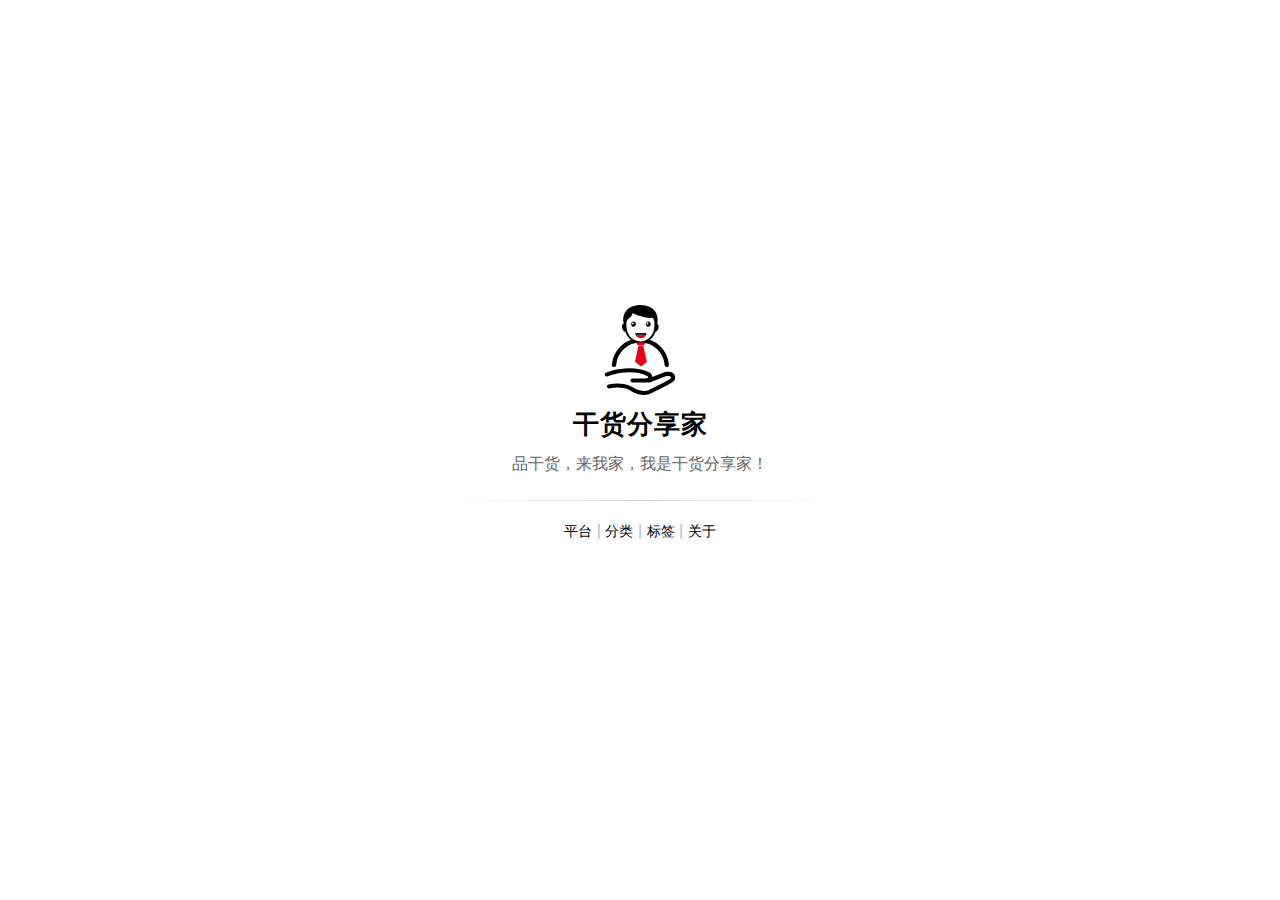
<file: index.html>
<!DOCTYPE html>


  <html class="light page-home">


<head>
  <meta charset="utf-8">
  
  <title>干货分享家</title>

  <meta name="viewport" content="width=device-width, initial-scale=1, maximum-scale=1">

  
    <meta name="keywords" content="干货分享家,干货分享,干货,ghfxj" />
  

  <meta property="og:type" content="website">
<meta property="og:title" content="干货分享家">
<meta property="og:url" content="https://ghfxj.github.io/index.html">
<meta property="og:site_name" content="干货分享家">
<meta property="og:locale" content="zh_CN">
<meta property="article:author" content="杨润知">
<meta name="twitter:card" content="summary">

  

  
    <link rel="icon" href="/favicon.ico">
  

  <link href="/css/styles.css?v=c114cbeddx" rel="stylesheet">


  

  

  
  <script type="text/javascript">
    var _hmt = _hmt || [];
    (function() {
      var hm = document.createElement("script");
      hm.src = "//hm.baidu.com/hm.js?8d9635cc41a17ad672dda77b27fc51d5";
      var s = document.getElementsByTagName("script")[0];
      s.parentNode.insertBefore(hm, s);
    })();
  </script>


  
  <script type="text/javascript">
	(function(){
	    var bp = document.createElement('script');
	    var curProtocol = window.location.protocol.split(':')[0];
	    if (curProtocol === 'https') {
	        bp.src = 'https://zz.bdstatic.com/linksubmit/push.js';        
	    }
	    else {
	        bp.src = 'http://push.zhanzhang.baidu.com/push.js';
	    }
	    var s = document.getElementsByTagName("script")[0];
	    s.parentNode.insertBefore(bp, s);
	})();
  </script>



  

<meta name="generator" content="Hexo 5.4.0"></head>

<body>


  

  
  <div class="content-home text-center">
  <a class="avatar" href="/">
    <img src="/images/avatar.svg" alt="" />
  </a>
  <h1 class="name" style="font-family: calligraffittiregular">
    干货分享家
  </h1>
  <div class="slogan">
    品干货，来我家，我是干货分享家！
  </div>

  <hr>

  <ul class="text-center nav">
    
      <li class="item">
        
          <a href="/project/">平台</a>
        
        <span>|</span>
      </li>
    
      <li class="item">
        
          <a href="/category/">分类</a>
        
        <span>|</span>
      </li>
    
      <li class="item">
        
          <a href="/tag/">标签</a>
        
        <span>|</span>
      </li>
    
      <li class="item">
        
          <a href="/about/">关于</a>
        
        <span>|</span>
      </li>
    
  </ul>

</div>





  <div class="modal" id="modal">
  <span id="cover" class="cover hide"></span>
  <div id="modal-dialog" class="modal-dialog hide-dialog">
    <div class="modal-header">
      <span id="close" class="btn-close">关闭</span>
    </div>
    <hr>
    <div class="modal-body">
      <ul class="list-toolbox">
        
          <li class="item-toolbox">
            <a
              class="CIRCLE"
              href="/archives/"
              rel="noopener noreferrer"
              target="_self"
              >
              博客
            </a>
          </li>
        
          <li class="item-toolbox">
            <a
              class="CIRCLE"
              href="/category/"
              rel="noopener noreferrer"
              target="_self"
              >
              分类
            </a>
          </li>
        
          <li class="item-toolbox">
            <a
              class="CIRCLE"
              href="/tag/"
              rel="noopener noreferrer"
              target="_self"
              >
              标签
            </a>
          </li>
        
          <li class="item-toolbox">
            <a
              class="CIRCLE"
              href="/link/"
              rel="noopener noreferrer"
              target="_self"
              >
              友链
            </a>
          </li>
        
          <li class="item-toolbox">
            <a
              class="CIRCLE"
              href="/about/"
              rel="noopener noreferrer"
              target="_self"
              >
              关于
            </a>
          </li>
        
          <li class="item-toolbox">
            <a
              class="CIRCLE"
              href="/atom.xml"
              rel="noopener noreferrer"
              target="_blank"
              >
              RSS
            </a>
          </li>
        
          <li class="item-toolbox">
            <a
              class="CIRCLE"
              href="/search/"
              rel="noopener noreferrer"
              target="_self"
              >
              搜索
            </a>
          </li>
        
      </ul>

    </div>
  </div>
</div>



  

  <script type="text/javascript">
  function loadScript(url, callback) {
    var script = document.createElement('script')
    script.type = 'text/javascript';

    if (script.readyState) { //IE
      script.onreadystatechange = function() {
        if (script.readyState == 'loaded' ||
          script.readyState == 'complete') {
          script.onreadystatechange = null;
          callback();
        }
      };
    } else { //Others
      script.onload = function() {
        callback();
      };
    }

    script.src = url;
    document.getElementsByTagName('head')[0].appendChild(script);
  }

  window.onload = function() {
    loadScript('/js/bundle.js?235683', function() {
      // load success
    });
  }
</script>

</body>
</html>
</file>
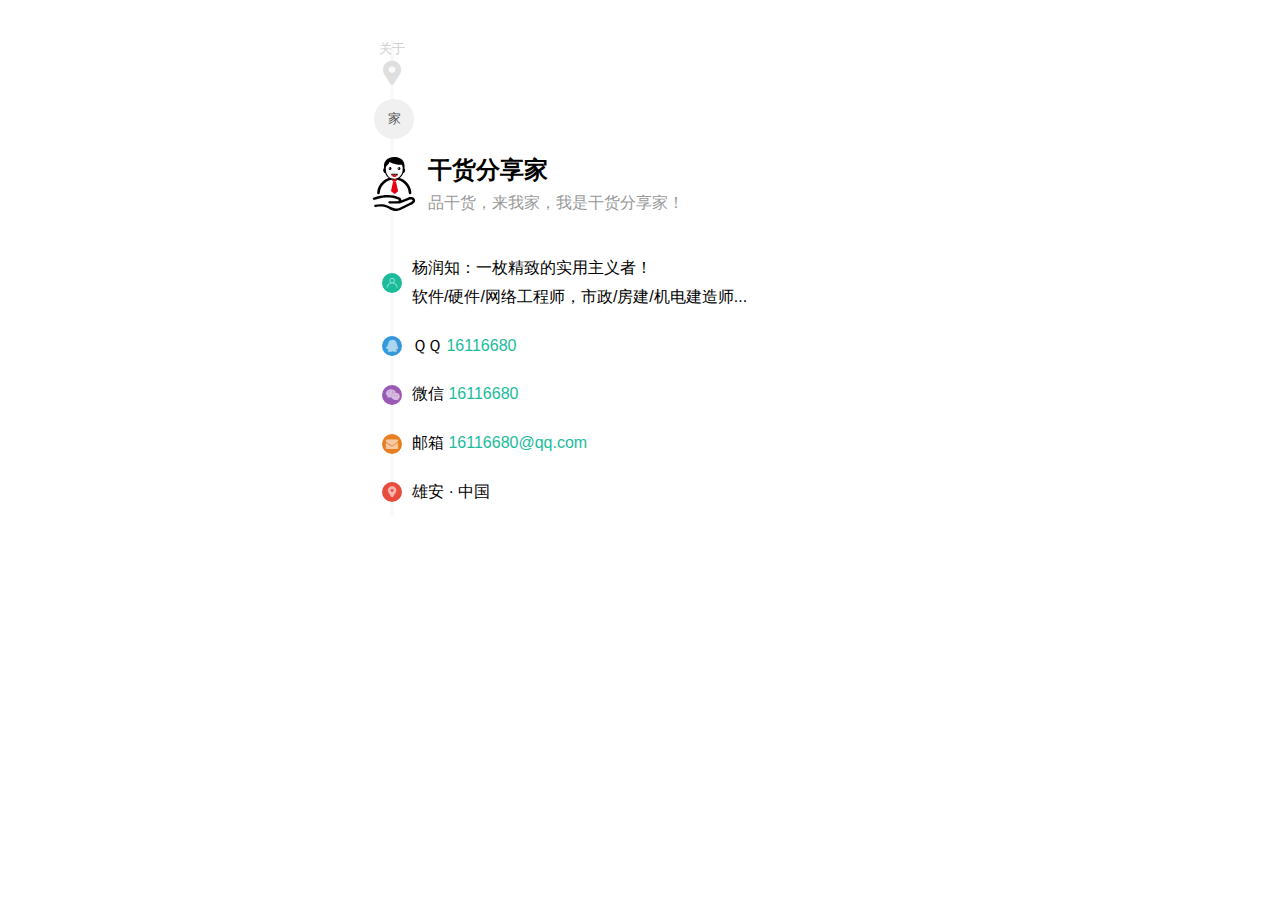
<file: about/index.html>
<!DOCTYPE html>


  <html class="light page-about">


<head>
  <meta charset="utf-8">
  
  <title>关于 | 干货分享家</title>

  <meta name="viewport" content="width=device-width, initial-scale=1, maximum-scale=1">

  
    <meta name="keywords" content="干货分享家,干货分享,干货,ghfxj" />
  

  <meta property="og:type" content="website">
<meta property="og:title" content="关于">
<meta property="og:url" content="https://ghfxj.github.io/about/index.html">
<meta property="og:site_name" content="干货分享家">
<meta property="og:locale" content="zh_CN">
<meta property="article:published_time" content="2021-10-21T02:19:49.000Z">
<meta property="article:modified_time" content="2021-10-21T06:32:47.333Z">
<meta property="article:author" content="杨润知">
<meta name="twitter:card" content="summary">

  

  
    <link rel="icon" href="/favicon.ico">
  

  <link href="/css/styles.css?v=c114cbeddx" rel="stylesheet">


  

  

  
  <script type="text/javascript">
    var _hmt = _hmt || [];
    (function() {
      var hm = document.createElement("script");
      hm.src = "//hm.baidu.com/hm.js?8d9635cc41a17ad672dda77b27fc51d5";
      var s = document.getElementsByTagName("script")[0];
      s.parentNode.insertBefore(hm, s);
    })();
  </script>


  
  <script type="text/javascript">
	(function(){
	    var bp = document.createElement('script');
	    var curProtocol = window.location.protocol.split(':')[0];
	    if (curProtocol === 'https') {
	        bp.src = 'https://zz.bdstatic.com/linksubmit/push.js';        
	    }
	    else {
	        bp.src = 'http://push.zhanzhang.baidu.com/push.js';
	    }
	    var s = document.getElementsByTagName("script")[0];
	    s.parentNode.insertBefore(bp, s);
	})();
  </script>



  

<meta name="generator" content="Hexo 5.4.0"></head>

<body>


  
    <span id="toolbox-mobile" class="toolbox-mobile">家</span>
  

  <div class="content content-about">
  <div class="page-header">

  
    <div class="breadcrumb">
      <div class="location">关于</div>
      <i class="icon-location"></i>
    </div>
  

  
  <div class="toolbox">
    <a class="toolbox-entry" href="/">
      <span class="toolbox-entry-text">家</span>
      <i class="icon-angle-down"></i>
      <i class="icon-home"></i>
    </a>
    <ul class="list-toolbox">
      
        <li class="item-toolbox">
          <a
            class="CIRCLE"
            href="/archives/"
            rel="noopener noreferrer"
            target="_self"
            >
            博客
          </a>
        </li>
      
        <li class="item-toolbox">
          <a
            class="CIRCLE"
            href="/category/"
            rel="noopener noreferrer"
            target="_self"
            >
            分类
          </a>
        </li>
      
        <li class="item-toolbox">
          <a
            class="CIRCLE"
            href="/tag/"
            rel="noopener noreferrer"
            target="_self"
            >
            标签
          </a>
        </li>
      
        <li class="item-toolbox">
          <a
            class="CIRCLE"
            href="/link/"
            rel="noopener noreferrer"
            target="_self"
            >
            友链
          </a>
        </li>
      
        <li class="item-toolbox">
          <a
            class="CIRCLE"
            href="/about/"
            rel="noopener noreferrer"
            target="_self"
            >
            关于
          </a>
        </li>
      
        <li class="item-toolbox">
          <a
            class="CIRCLE"
            href="/atom.xml"
            rel="noopener noreferrer"
            target="_blank"
            >
            RSS
          </a>
        </li>
      
        <li class="item-toolbox">
          <a
            class="CIRCLE"
            href="/search/"
            rel="noopener noreferrer"
            target="_self"
            >
            搜索
          </a>
        </li>
      
    </ul>
  </div>



  <div class="box-blog-info">
    <a class="avatar" href="/">
      <img src="/images/avatar.svg" alt="" />
    </a>
    <div class="info">
      <h3 class="name" style="font-family: calligraffittiregular">
        干货分享家
      </h3>
      <div class="slogan">
        品干货，来我家，我是干货分享家！
      </div>
    </div>
  </div>

</div>


  <ul class="about-list">
    
      <li class="about-item">
        
          <i class="icon icon-user dot dot-0"></i>
        

        
          
            <div class="text">杨润知：一枚精致的实用主义者！</div>
          
            <div class="text">软件/硬件/网络工程师，市政/房建/机电建造师...</div>
          
        

      </li>
    
      <li class="about-item">
        
          <i class="icon icon-qq dot dot-1"></i>
        

        
          <div class="text">
            <span>ＱＱ</span>
            
              <a rel="noopener noreferrer" target="_blank" class="text-value-url" href="tencent://AddContact/?fromId=45&amp;fromSubId=1&amp;subcmd=all&amp;uin=16116680&amp;website=www.oicqzone.com">16116680</a>
            
          </div>
        

      </li>
    
      <li class="about-item">
        
          <i class="icon icon-wechat dot dot-2"></i>
        

        
          <div class="text">
            <span>微信</span>
            
              <a rel="noopener noreferrer" target="_blank" class="text-value-url" href="weixin://contacts/profile/GHFXJ001">16116680</a>
            
          </div>
        

      </li>
    
      <li class="about-item">
        
          <i class="icon icon-mail dot dot-3"></i>
        

        
          <div class="text">
            <span>邮箱</span>
            
              <a rel="noopener noreferrer" target="_blank" class="text-value-url" href="http://mail.qq.com/cgi-bin/qm_share?t=qm_mailme&amp;email=69rd2trd3dPbq5qaxYiEhg">16116680@qq.com</a>
            
          </div>
        

      </li>
    
      <li class="about-item">
        
          <i class="icon icon-location dot dot-4"></i>
        

        
          <div class="text">
            <span></span>
            
              <span>雄安 · 中国</span>
            
          </div>
        

      </li>
    
  </ul>

</div>





  <div class="modal" id="modal">
  <span id="cover" class="cover hide"></span>
  <div id="modal-dialog" class="modal-dialog hide-dialog">
    <div class="modal-header">
      <span id="close" class="btn-close">关闭</span>
    </div>
    <hr>
    <div class="modal-body">
      <ul class="list-toolbox">
        
          <li class="item-toolbox">
            <a
              class="CIRCLE"
              href="/archives/"
              rel="noopener noreferrer"
              target="_self"
              >
              博客
            </a>
          </li>
        
          <li class="item-toolbox">
            <a
              class="CIRCLE"
              href="/category/"
              rel="noopener noreferrer"
              target="_self"
              >
              分类
            </a>
          </li>
        
          <li class="item-toolbox">
            <a
              class="CIRCLE"
              href="/tag/"
              rel="noopener noreferrer"
              target="_self"
              >
              标签
            </a>
          </li>
        
          <li class="item-toolbox">
            <a
              class="CIRCLE"
              href="/link/"
              rel="noopener noreferrer"
              target="_self"
              >
              友链
            </a>
          </li>
        
          <li class="item-toolbox">
            <a
              class="CIRCLE"
              href="/about/"
              rel="noopener noreferrer"
              target="_self"
              >
              关于
            </a>
          </li>
        
          <li class="item-toolbox">
            <a
              class="CIRCLE"
              href="/atom.xml"
              rel="noopener noreferrer"
              target="_blank"
              >
              RSS
            </a>
          </li>
        
          <li class="item-toolbox">
            <a
              class="CIRCLE"
              href="/search/"
              rel="noopener noreferrer"
              target="_self"
              >
              搜索
            </a>
          </li>
        
      </ul>

    </div>
  </div>
</div>



  

  <script type="text/javascript">
  function loadScript(url, callback) {
    var script = document.createElement('script')
    script.type = 'text/javascript';

    if (script.readyState) { //IE
      script.onreadystatechange = function() {
        if (script.readyState == 'loaded' ||
          script.readyState == 'complete') {
          script.onreadystatechange = null;
          callback();
        }
      };
    } else { //Others
      script.onload = function() {
        callback();
      };
    }

    script.src = url;
    document.getElementsByTagName('head')[0].appendChild(script);
  }

  window.onload = function() {
    loadScript('/js/bundle.js?235683', function() {
      // load success
    });
  }
</script>

</body>
</html>
</file>
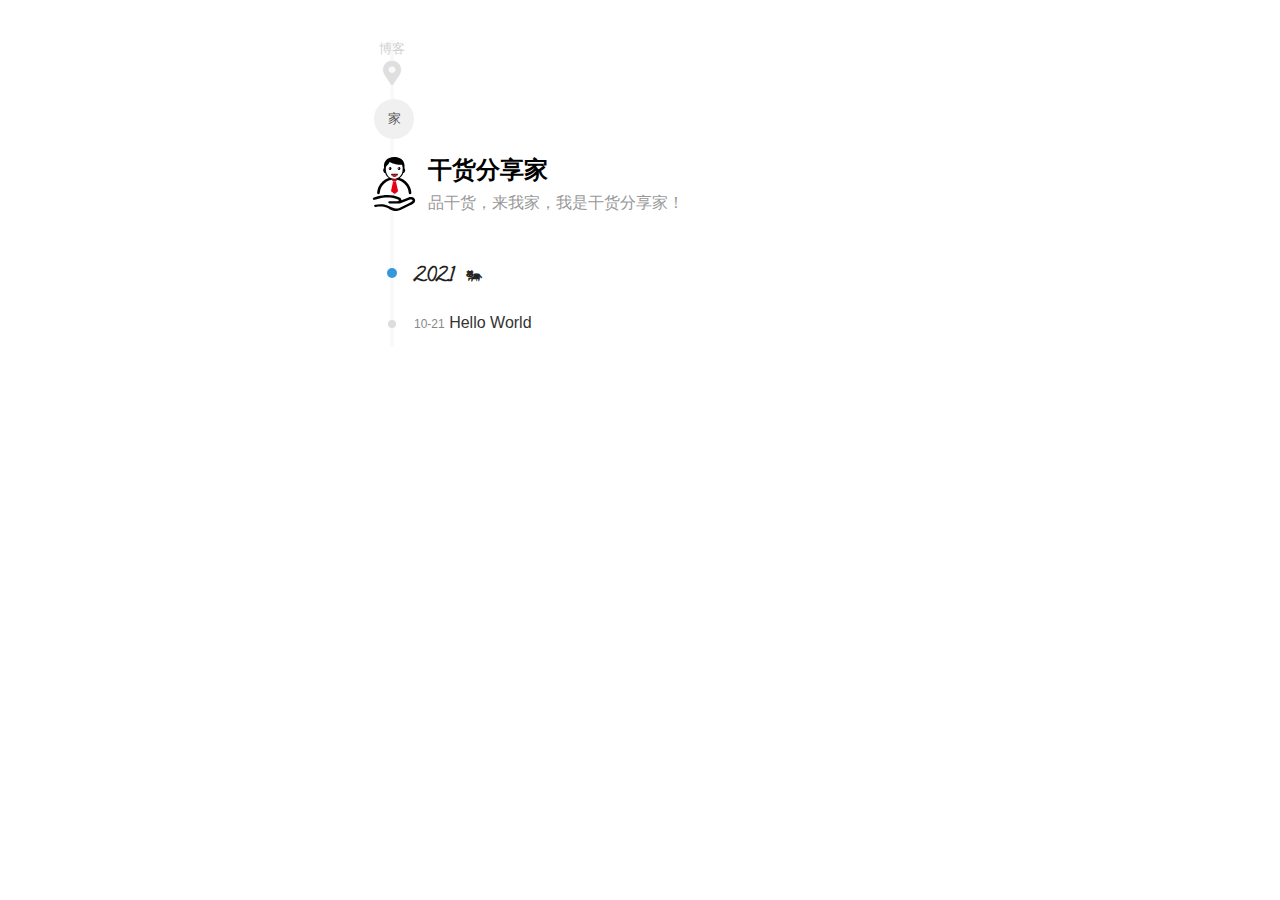
<file: archives/index.html>
<!DOCTYPE html>


  <html class="light page-archives">


<head>
  <meta charset="utf-8">
  
  <title>Archives | 干货分享家</title>

  <meta name="viewport" content="width=device-width, initial-scale=1, maximum-scale=1">

  
    <meta name="keywords" content="干货分享家,干货分享,干货,ghfxj" />
  

  <meta property="og:type" content="website">
<meta property="og:title" content="干货分享家">
<meta property="og:url" content="https://ghfxj.github.io/archives/index.html">
<meta property="og:site_name" content="干货分享家">
<meta property="og:locale" content="zh_CN">
<meta property="article:author" content="杨润知">
<meta name="twitter:card" content="summary">

  

  
    <link rel="icon" href="/favicon.ico">
  

  <link href="/css/styles.css?v=c114cbeddx" rel="stylesheet">


  

  

  
  <script type="text/javascript">
    var _hmt = _hmt || [];
    (function() {
      var hm = document.createElement("script");
      hm.src = "//hm.baidu.com/hm.js?8d9635cc41a17ad672dda77b27fc51d5";
      var s = document.getElementsByTagName("script")[0];
      s.parentNode.insertBefore(hm, s);
    })();
  </script>


  
  <script type="text/javascript">
	(function(){
	    var bp = document.createElement('script');
	    var curProtocol = window.location.protocol.split(':')[0];
	    if (curProtocol === 'https') {
	        bp.src = 'https://zz.bdstatic.com/linksubmit/push.js';        
	    }
	    else {
	        bp.src = 'http://push.zhanzhang.baidu.com/push.js';
	    }
	    var s = document.getElementsByTagName("script")[0];
	    s.parentNode.insertBefore(bp, s);
	})();
  </script>



  

<meta name="generator" content="Hexo 5.4.0"></head>

<body>


  
    <span id="toolbox-mobile" class="toolbox-mobile">家</span>
  

  <div class="content content-archive">
  <div class="page-header">

  
    <div class="breadcrumb">
      <div class="location">博客</div>
      <i class="icon-location"></i>
    </div>
  

  
  <div class="toolbox">
    <a class="toolbox-entry" href="/">
      <span class="toolbox-entry-text">家</span>
      <i class="icon-angle-down"></i>
      <i class="icon-home"></i>
    </a>
    <ul class="list-toolbox">
      
        <li class="item-toolbox">
          <a
            class="CIRCLE"
            href="/archives/"
            rel="noopener noreferrer"
            target="_self"
            >
            博客
          </a>
        </li>
      
        <li class="item-toolbox">
          <a
            class="CIRCLE"
            href="/category/"
            rel="noopener noreferrer"
            target="_self"
            >
            分类
          </a>
        </li>
      
        <li class="item-toolbox">
          <a
            class="CIRCLE"
            href="/tag/"
            rel="noopener noreferrer"
            target="_self"
            >
            标签
          </a>
        </li>
      
        <li class="item-toolbox">
          <a
            class="CIRCLE"
            href="/link/"
            rel="noopener noreferrer"
            target="_self"
            >
            友链
          </a>
        </li>
      
        <li class="item-toolbox">
          <a
            class="CIRCLE"
            href="/about/"
            rel="noopener noreferrer"
            target="_self"
            >
            关于
          </a>
        </li>
      
        <li class="item-toolbox">
          <a
            class="CIRCLE"
            href="/atom.xml"
            rel="noopener noreferrer"
            target="_blank"
            >
            RSS
          </a>
        </li>
      
        <li class="item-toolbox">
          <a
            class="CIRCLE"
            href="/search/"
            rel="noopener noreferrer"
            target="_self"
            >
            搜索
          </a>
        </li>
      
    </ul>
  </div>



  <div class="box-blog-info">
    <a class="avatar" href="/">
      <img src="/images/avatar.svg" alt="" />
    </a>
    <div class="info">
      <h3 class="name" style="font-family: calligraffittiregular">
        干货分享家
      </h3>
      <div class="slogan">
        品干货，来我家，我是干货分享家！
      </div>
    </div>
  </div>

</div>


  <div class="post-list-box archive-body">
    <ul class="list-post">  <li class="item-year item item-title item-title-1">
    <a href="/archives/2021" class="text-year">
      2021
      <i class="icon-niu"></i>
      
    </a>
  </li>
<li class="item-post item">
  <span class="post-date">10-21</span>

  
  <a class="post-title" href="/2021/10/21/hello-world/">Hello World</a>


</li>
</ul>
  </div>

  <div class="archive-footer">
    

  </div>
</div>







  <div class="modal" id="modal">
  <span id="cover" class="cover hide"></span>
  <div id="modal-dialog" class="modal-dialog hide-dialog">
    <div class="modal-header">
      <span id="close" class="btn-close">关闭</span>
    </div>
    <hr>
    <div class="modal-body">
      <ul class="list-toolbox">
        
          <li class="item-toolbox">
            <a
              class="CIRCLE"
              href="/archives/"
              rel="noopener noreferrer"
              target="_self"
              >
              博客
            </a>
          </li>
        
          <li class="item-toolbox">
            <a
              class="CIRCLE"
              href="/category/"
              rel="noopener noreferrer"
              target="_self"
              >
              分类
            </a>
          </li>
        
          <li class="item-toolbox">
            <a
              class="CIRCLE"
              href="/tag/"
              rel="noopener noreferrer"
              target="_self"
              >
              标签
            </a>
          </li>
        
          <li class="item-toolbox">
            <a
              class="CIRCLE"
              href="/link/"
              rel="noopener noreferrer"
              target="_self"
              >
              友链
            </a>
          </li>
        
          <li class="item-toolbox">
            <a
              class="CIRCLE"
              href="/about/"
              rel="noopener noreferrer"
              target="_self"
              >
              关于
            </a>
          </li>
        
          <li class="item-toolbox">
            <a
              class="CIRCLE"
              href="/atom.xml"
              rel="noopener noreferrer"
              target="_blank"
              >
              RSS
            </a>
          </li>
        
          <li class="item-toolbox">
            <a
              class="CIRCLE"
              href="/search/"
              rel="noopener noreferrer"
              target="_self"
              >
              搜索
            </a>
          </li>
        
      </ul>

    </div>
  </div>
</div>



  

  <script type="text/javascript">
  function loadScript(url, callback) {
    var script = document.createElement('script')
    script.type = 'text/javascript';

    if (script.readyState) { //IE
      script.onreadystatechange = function() {
        if (script.readyState == 'loaded' ||
          script.readyState == 'complete') {
          script.onreadystatechange = null;
          callback();
        }
      };
    } else { //Others
      script.onload = function() {
        callback();
      };
    }

    script.src = url;
    document.getElementsByTagName('head')[0].appendChild(script);
  }

  window.onload = function() {
    loadScript('/js/bundle.js?235683', function() {
      // load success
    });
  }
</script>

</body>
</html>
</file>
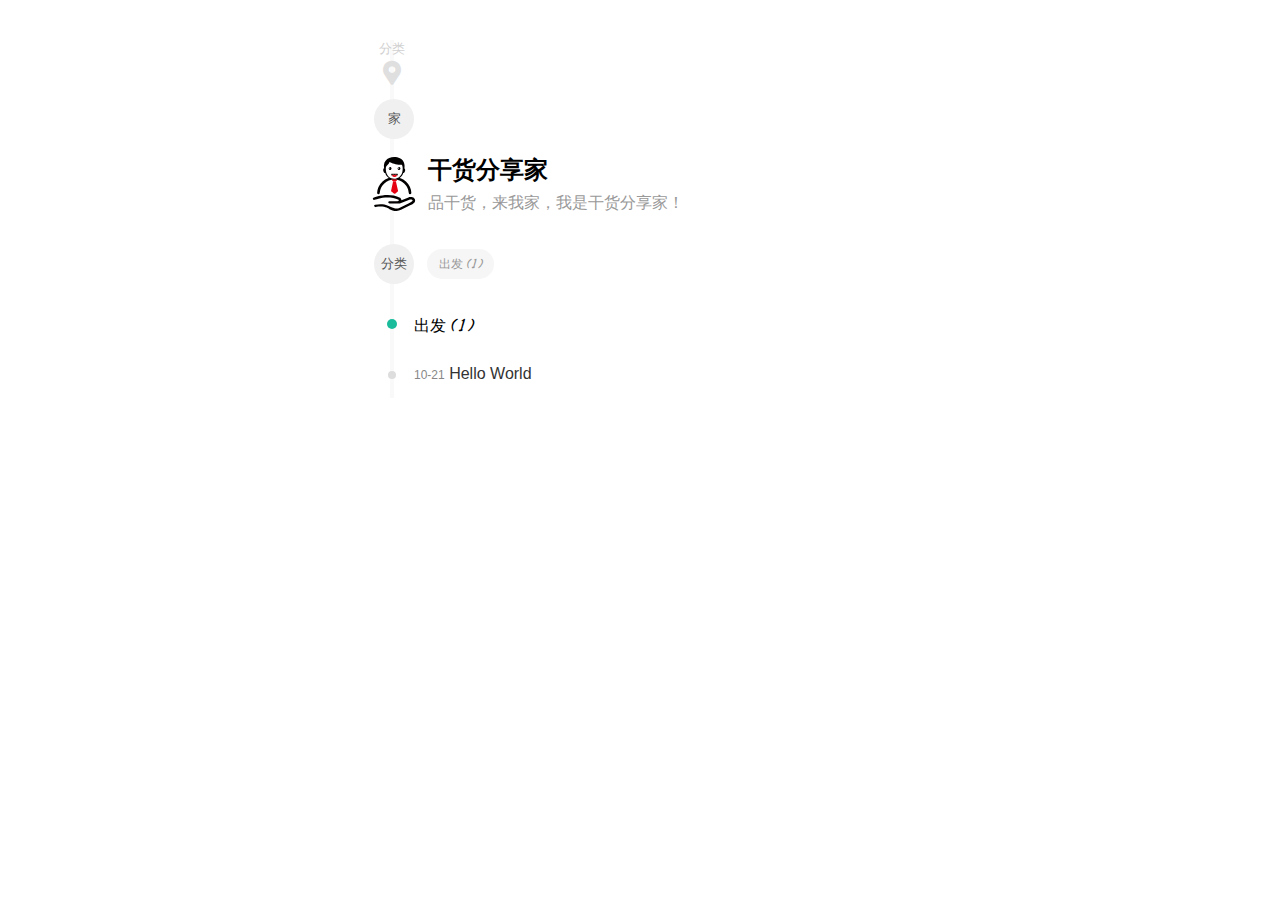
<file: category/index.html>
<!DOCTYPE html>


  <html class="light page-category">


<head>
  <meta charset="utf-8">
  
  <title>分类 | 干货分享家</title>

  <meta name="viewport" content="width=device-width, initial-scale=1, maximum-scale=1">

  
    <meta name="keywords" content="干货分享家,干货分享,干货,ghfxj" />
  

  <meta property="og:type" content="website">
<meta property="og:title" content="分类">
<meta property="og:url" content="https://ghfxj.github.io/category/index.html">
<meta property="og:site_name" content="干货分享家">
<meta property="og:locale" content="zh_CN">
<meta property="article:published_time" content="2021-10-21T02:19:45.000Z">
<meta property="article:modified_time" content="2021-10-21T07:03:32.343Z">
<meta property="article:author" content="杨润知">
<meta name="twitter:card" content="summary">

  

  
    <link rel="icon" href="/favicon.ico">
  

  <link href="/css/styles.css?v=c114cbeddx" rel="stylesheet">


  

  

  
  <script type="text/javascript">
    var _hmt = _hmt || [];
    (function() {
      var hm = document.createElement("script");
      hm.src = "//hm.baidu.com/hm.js?8d9635cc41a17ad672dda77b27fc51d5";
      var s = document.getElementsByTagName("script")[0];
      s.parentNode.insertBefore(hm, s);
    })();
  </script>


  
  <script type="text/javascript">
	(function(){
	    var bp = document.createElement('script');
	    var curProtocol = window.location.protocol.split(':')[0];
	    if (curProtocol === 'https') {
	        bp.src = 'https://zz.bdstatic.com/linksubmit/push.js';        
	    }
	    else {
	        bp.src = 'http://push.zhanzhang.baidu.com/push.js';
	    }
	    var s = document.getElementsByTagName("script")[0];
	    s.parentNode.insertBefore(bp, s);
	})();
  </script>



  

<meta name="generator" content="Hexo 5.4.0"></head>

<body>


  
    <span id="toolbox-mobile" class="toolbox-mobile">家</span>
  

  <div class="content content-category">
  <div class="page-header">

  
    <div class="breadcrumb">
      <div class="location">分类</div>
      <i class="icon-location"></i>
    </div>
  

  
  <div class="toolbox">
    <a class="toolbox-entry" href="/">
      <span class="toolbox-entry-text">家</span>
      <i class="icon-angle-down"></i>
      <i class="icon-home"></i>
    </a>
    <ul class="list-toolbox">
      
        <li class="item-toolbox">
          <a
            class="CIRCLE"
            href="/archives/"
            rel="noopener noreferrer"
            target="_self"
            >
            博客
          </a>
        </li>
      
        <li class="item-toolbox">
          <a
            class="CIRCLE"
            href="/category/"
            rel="noopener noreferrer"
            target="_self"
            >
            分类
          </a>
        </li>
      
        <li class="item-toolbox">
          <a
            class="CIRCLE"
            href="/tag/"
            rel="noopener noreferrer"
            target="_self"
            >
            标签
          </a>
        </li>
      
        <li class="item-toolbox">
          <a
            class="CIRCLE"
            href="/link/"
            rel="noopener noreferrer"
            target="_self"
            >
            友链
          </a>
        </li>
      
        <li class="item-toolbox">
          <a
            class="CIRCLE"
            href="/about/"
            rel="noopener noreferrer"
            target="_self"
            >
            关于
          </a>
        </li>
      
        <li class="item-toolbox">
          <a
            class="CIRCLE"
            href="/atom.xml"
            rel="noopener noreferrer"
            target="_blank"
            >
            RSS
          </a>
        </li>
      
        <li class="item-toolbox">
          <a
            class="CIRCLE"
            href="/search/"
            rel="noopener noreferrer"
            target="_self"
            >
            搜索
          </a>
        </li>
      
    </ul>
  </div>



  <div class="box-blog-info">
    <a class="avatar" href="/">
      <img src="/images/avatar.svg" alt="" />
    </a>
    <div class="info">
      <h3 class="name" style="font-family: calligraffittiregular">
        干货分享家
      </h3>
      <div class="slogan">
        品干货，来我家，我是干货分享家！
      </div>
    </div>
  </div>

</div>

  <section class="category-box">
  <div class="category-title">分类</div>
  <div class="category-list">
    
      <a class="category-item" href="#出发">
        <span class="category-name">出发</span>
        <span class="category-size">( 1 )</span>
      </a>
    
  </div>
</section>

  <ul class="list-post"><li id="出发" class="item-category-name item-title item-title-0">
  <!--
    <a href="" class="text-year">
   -->
    出发
    <span class="category-count">( 1 )</span>
  <!--
  </a>
   -->
</li>
<li class="item-post item">
  <span class="post-date">10-21</span>

  
  <a class="post-title" href="/2021/10/21/hello-world/">Hello World</a>


</li>
</ul>
</div>


  <a id="backTop" class="back-top">
    <i class="icon-angle-up"></i>
  </a>






  <div class="modal" id="modal">
  <span id="cover" class="cover hide"></span>
  <div id="modal-dialog" class="modal-dialog hide-dialog">
    <div class="modal-header">
      <span id="close" class="btn-close">关闭</span>
    </div>
    <hr>
    <div class="modal-body">
      <ul class="list-toolbox">
        
          <li class="item-toolbox">
            <a
              class="CIRCLE"
              href="/archives/"
              rel="noopener noreferrer"
              target="_self"
              >
              博客
            </a>
          </li>
        
          <li class="item-toolbox">
            <a
              class="CIRCLE"
              href="/category/"
              rel="noopener noreferrer"
              target="_self"
              >
              分类
            </a>
          </li>
        
          <li class="item-toolbox">
            <a
              class="CIRCLE"
              href="/tag/"
              rel="noopener noreferrer"
              target="_self"
              >
              标签
            </a>
          </li>
        
          <li class="item-toolbox">
            <a
              class="CIRCLE"
              href="/link/"
              rel="noopener noreferrer"
              target="_self"
              >
              友链
            </a>
          </li>
        
          <li class="item-toolbox">
            <a
              class="CIRCLE"
              href="/about/"
              rel="noopener noreferrer"
              target="_self"
              >
              关于
            </a>
          </li>
        
          <li class="item-toolbox">
            <a
              class="CIRCLE"
              href="/atom.xml"
              rel="noopener noreferrer"
              target="_blank"
              >
              RSS
            </a>
          </li>
        
          <li class="item-toolbox">
            <a
              class="CIRCLE"
              href="/search/"
              rel="noopener noreferrer"
              target="_self"
              >
              搜索
            </a>
          </li>
        
      </ul>

    </div>
  </div>
</div>



  

  <script type="text/javascript">
  function loadScript(url, callback) {
    var script = document.createElement('script')
    script.type = 'text/javascript';

    if (script.readyState) { //IE
      script.onreadystatechange = function() {
        if (script.readyState == 'loaded' ||
          script.readyState == 'complete') {
          script.onreadystatechange = null;
          callback();
        }
      };
    } else { //Others
      script.onload = function() {
        callback();
      };
    }

    script.src = url;
    document.getElementsByTagName('head')[0].appendChild(script);
  }

  window.onload = function() {
    loadScript('/js/bundle.js?235683', function() {
      // load success
    });
  }
</script>

</body>
</html>
</file>
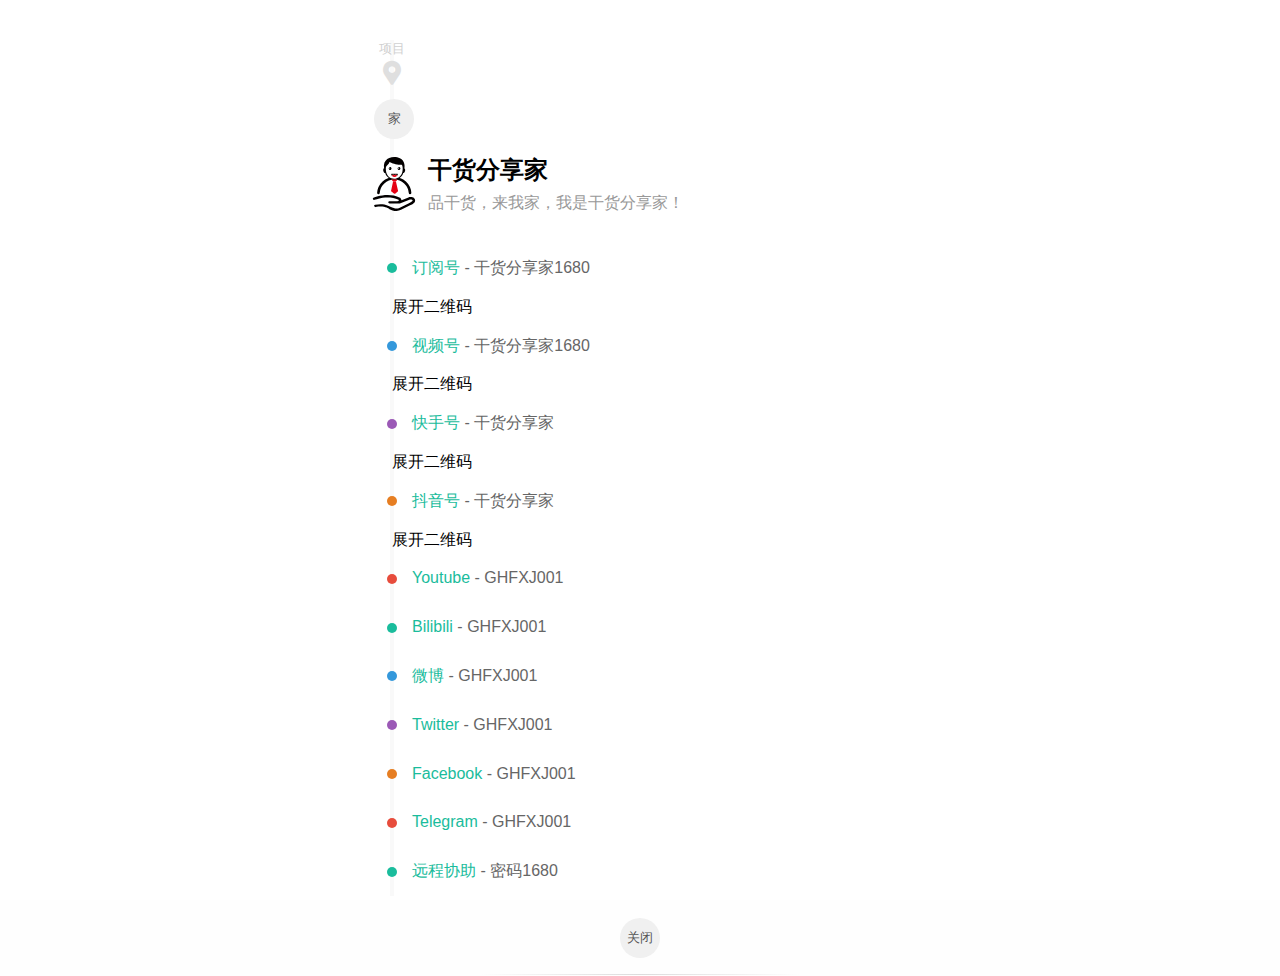
<file: project/index.html>
<!DOCTYPE html>


  <html class="light page-project">


<head>
  <meta charset="utf-8">
  
  <title>平台 | 干货分享家</title>

  <meta name="viewport" content="width=device-width, initial-scale=1, maximum-scale=1">

  
    <meta name="keywords" content="干货分享家,干货分享,干货,ghfxj" />
  

  <meta property="og:type" content="website">
<meta property="og:title" content="平台">
<meta property="og:url" content="https://ghfxj.github.io/project/index.html">
<meta property="og:site_name" content="干货分享家">
<meta property="og:locale" content="zh_CN">
<meta property="article:published_time" content="2021-10-21T02:19:51.000Z">
<meta property="article:modified_time" content="2021-10-23T08:28:07.303Z">
<meta property="article:author" content="杨润知">
<meta name="twitter:card" content="summary">

  

  
    <link rel="icon" href="/favicon.ico">
  

  <link href="/css/styles.css?v=c114cbeddx" rel="stylesheet">


  

  

  
  <script type="text/javascript">
    var _hmt = _hmt || [];
    (function() {
      var hm = document.createElement("script");
      hm.src = "//hm.baidu.com/hm.js?8d9635cc41a17ad672dda77b27fc51d5";
      var s = document.getElementsByTagName("script")[0];
      s.parentNode.insertBefore(hm, s);
    })();
  </script>


  
  <script type="text/javascript">
	(function(){
	    var bp = document.createElement('script');
	    var curProtocol = window.location.protocol.split(':')[0];
	    if (curProtocol === 'https') {
	        bp.src = 'https://zz.bdstatic.com/linksubmit/push.js';        
	    }
	    else {
	        bp.src = 'http://push.zhanzhang.baidu.com/push.js';
	    }
	    var s = document.getElementsByTagName("script")[0];
	    s.parentNode.insertBefore(bp, s);
	})();
  </script>



  

<meta name="generator" content="Hexo 5.4.0"></head>

<body>


  
    <span id="toolbox-mobile" class="toolbox-mobile">家</span>
  

  <div class="content content-project">
  <div class="page-header">

  
    <div class="breadcrumb">
      <div class="location">项目</div>
      <i class="icon-location"></i>
    </div>
  

  
  <div class="toolbox">
    <a class="toolbox-entry" href="/">
      <span class="toolbox-entry-text">家</span>
      <i class="icon-angle-down"></i>
      <i class="icon-home"></i>
    </a>
    <ul class="list-toolbox">
      
        <li class="item-toolbox">
          <a
            class="CIRCLE"
            href="/archives/"
            rel="noopener noreferrer"
            target="_self"
            >
            博客
          </a>
        </li>
      
        <li class="item-toolbox">
          <a
            class="CIRCLE"
            href="/category/"
            rel="noopener noreferrer"
            target="_self"
            >
            分类
          </a>
        </li>
      
        <li class="item-toolbox">
          <a
            class="CIRCLE"
            href="/tag/"
            rel="noopener noreferrer"
            target="_self"
            >
            标签
          </a>
        </li>
      
        <li class="item-toolbox">
          <a
            class="CIRCLE"
            href="/link/"
            rel="noopener noreferrer"
            target="_self"
            >
            友链
          </a>
        </li>
      
        <li class="item-toolbox">
          <a
            class="CIRCLE"
            href="/about/"
            rel="noopener noreferrer"
            target="_self"
            >
            关于
          </a>
        </li>
      
        <li class="item-toolbox">
          <a
            class="CIRCLE"
            href="/atom.xml"
            rel="noopener noreferrer"
            target="_blank"
            >
            RSS
          </a>
        </li>
      
        <li class="item-toolbox">
          <a
            class="CIRCLE"
            href="/search/"
            rel="noopener noreferrer"
            target="_self"
            >
            搜索
          </a>
        </li>
      
    </ul>
  </div>



  <div class="box-blog-info">
    <a class="avatar" href="/">
      <img src="/images/avatar.svg" alt="" />
    </a>
    <div class="info">
      <h3 class="name" style="font-family: calligraffittiregular">
        干货分享家
      </h3>
      <div class="slogan">
        品干货，来我家，我是干货分享家！
      </div>
    </div>
  </div>

</div>


  <ul class="project-list">
    
      <li class="project-item">

        <i class="dot dot-0 "></i>

        <div class="text">
          <a class="project-url" href="" rel="noopener noreferrer" target="_blank">订阅号</a>
          <span class="intro">- 干货分享家1680</span>
        </div>

      </li>

      
        <div class="img-article-wrapper">
          <div class="project-media">
          
                <details><summary>展开二维码</summary><p><img src="/images/dyh.svg" width="100%" /></p></details>
          
          </div>
        </div>
      

      

    
      <li class="project-item">

        <i class="dot dot-1 "></i>

        <div class="text">
          <a class="project-url" href="" rel="noopener noreferrer" target="_blank">视频号</a>
          <span class="intro">- 干货分享家1680</span>
        </div>

      </li>

      
        <div class="img-article-wrapper">
          <div class="project-media">
          
                <details><summary>展开二维码</summary><p><img src="/images/sph.svg" width="100%" /></p></details>
          
          </div>
        </div>
      

      

    
      <li class="project-item">

        <i class="dot dot-2 "></i>

        <div class="text">
          <a class="project-url" href="https://npstianjin.s.kuaishouapp.com/s/2uh7z50l" rel="noopener noreferrer" target="_blank">快手号</a>
          <span class="intro">- 干货分享家</span>
        </div>

      </li>

      
        <div class="img-article-wrapper">
          <div class="project-media">
          
                <details><summary>展开二维码</summary><p><img src="/images/ks.svg" width="100%" /></p></details>
          
          </div>
        </div>
      

      

    
      <li class="project-item">

        <i class="dot dot-3 "></i>

        <div class="text">
          <a class="project-url" href="https://v.douyin.com/R1BXrPW/" rel="noopener noreferrer" target="_blank">抖音号</a>
          <span class="intro">- 干货分享家</span>
        </div>

      </li>

      
        <div class="img-article-wrapper">
          <div class="project-media">
          
                <details><summary>展开二维码</summary><p><img src="/images/dy.svg" width="100%" /></p></details>
          
          </div>
        </div>
      

      

    
      <li class="project-item">

        <i class="dot dot-4 "></i>

        <div class="text">
          <a class="project-url" href="https://www.youtube.com/channel/UCJuvFoAvNoeEXJoEr7tQOrg" rel="noopener noreferrer" target="_blank">Youtube</a>
          <span class="intro">- GHFXJ001</span>
        </div>

      </li>

      

      

    
      <li class="project-item">

        <i class="dot dot-0 "></i>

        <div class="text">
          <a class="project-url" href="https://space.bilibili.com/483282823/video" rel="noopener noreferrer" target="_blank">Bilibili</a>
          <span class="intro">- GHFXJ001</span>
        </div>

      </li>

      

      

    
      <li class="project-item">

        <i class="dot dot-1 "></i>

        <div class="text">
          <a class="project-url" href="https://weibo.com/ghfxj001" rel="noopener noreferrer" target="_blank">微博</a>
          <span class="intro">- GHFXJ001</span>
        </div>

      </li>

      

      

    
      <li class="project-item">

        <i class="dot dot-2 "></i>

        <div class="text">
          <a class="project-url" href="https://twitter.com/ghfxj001" rel="noopener noreferrer" target="_blank">Twitter</a>
          <span class="intro">- GHFXJ001</span>
        </div>

      </li>

      

      

    
      <li class="project-item">

        <i class="dot dot-3 "></i>

        <div class="text">
          <a class="project-url" href="https://www.facebook.com/ghfxj001" rel="noopener noreferrer" target="_blank">Facebook</a>
          <span class="intro">- GHFXJ001</span>
        </div>

      </li>

      

      

    
      <li class="project-item">

        <i class="dot dot-4 "></i>

        <div class="text">
          <a class="project-url" href="https://t.me/ghfxj001" rel="noopener noreferrer" target="_blank">Telegram</a>
          <span class="intro">- GHFXJ001</span>
        </div>

      </li>

      

      

    
      <li class="project-item">

        <i class="dot dot-0 "></i>

        <div class="text">
          <a class="project-url" href="http://www.123pan.com/s/f5eA-fOkn" rel="noopener noreferrer" target="_blank">远程协助</a>
          <span class="intro">- 密码1680</span>
        </div>

      </li>

      

      

    
  </ul>

</div>





  <div class="modal" id="modal">
  <span id="cover" class="cover hide"></span>
  <div id="modal-dialog" class="modal-dialog hide-dialog">
    <div class="modal-header">
      <span id="close" class="btn-close">关闭</span>
    </div>
    <hr>
    <div class="modal-body">
      <ul class="list-toolbox">
        
          <li class="item-toolbox">
            <a
              class="CIRCLE"
              href="/archives/"
              rel="noopener noreferrer"
              target="_self"
              >
              博客
            </a>
          </li>
        
          <li class="item-toolbox">
            <a
              class="CIRCLE"
              href="/category/"
              rel="noopener noreferrer"
              target="_self"
              >
              分类
            </a>
          </li>
        
          <li class="item-toolbox">
            <a
              class="CIRCLE"
              href="/tag/"
              rel="noopener noreferrer"
              target="_self"
              >
              标签
            </a>
          </li>
        
          <li class="item-toolbox">
            <a
              class="CIRCLE"
              href="/link/"
              rel="noopener noreferrer"
              target="_self"
              >
              友链
            </a>
          </li>
        
          <li class="item-toolbox">
            <a
              class="CIRCLE"
              href="/about/"
              rel="noopener noreferrer"
              target="_self"
              >
              关于
            </a>
          </li>
        
          <li class="item-toolbox">
            <a
              class="CIRCLE"
              href="/atom.xml"
              rel="noopener noreferrer"
              target="_blank"
              >
              RSS
            </a>
          </li>
        
          <li class="item-toolbox">
            <a
              class="CIRCLE"
              href="/search/"
              rel="noopener noreferrer"
              target="_self"
              >
              搜索
            </a>
          </li>
        
      </ul>

    </div>
  </div>
</div>



  

  <script type="text/javascript">
  function loadScript(url, callback) {
    var script = document.createElement('script')
    script.type = 'text/javascript';

    if (script.readyState) { //IE
      script.onreadystatechange = function() {
        if (script.readyState == 'loaded' ||
          script.readyState == 'complete') {
          script.onreadystatechange = null;
          callback();
        }
      };
    } else { //Others
      script.onload = function() {
        callback();
      };
    }

    script.src = url;
    document.getElementsByTagName('head')[0].appendChild(script);
  }

  window.onload = function() {
    loadScript('/js/bundle.js?235683', function() {
      // load success
    });
  }
</script>

</body>
</html>
</file>
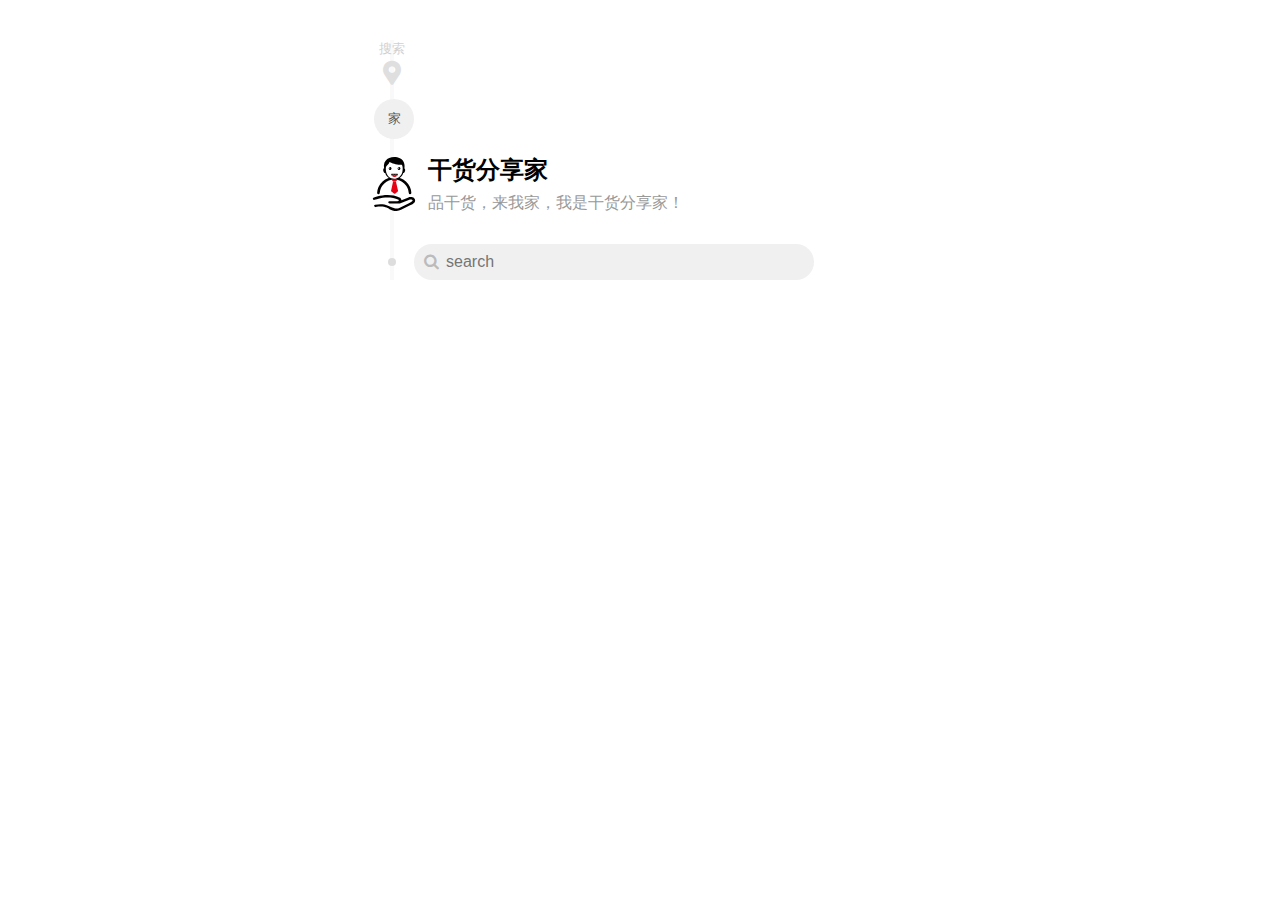
<file: search/index.html>
<!DOCTYPE html>


  <html class="light page-search">


<head>
  <meta charset="utf-8">
  
  <title>搜索 | 干货分享家</title>

  <meta name="viewport" content="width=device-width, initial-scale=1, maximum-scale=1">

  
    <meta name="keywords" content="干货分享家,干货分享,干货,ghfxj" />
  

  <meta property="og:type" content="website">
<meta property="og:title" content="搜索">
<meta property="og:url" content="https://ghfxj.github.io/search/index.html">
<meta property="og:site_name" content="干货分享家">
<meta property="og:locale" content="zh_CN">
<meta property="article:published_time" content="2021-10-21T02:19:53.000Z">
<meta property="article:modified_time" content="2021-10-21T07:03:03.748Z">
<meta property="article:author" content="杨润知">
<meta name="twitter:card" content="summary">

  

  
    <link rel="icon" href="/favicon.ico">
  

  <link href="/css/styles.css?v=c114cbeddx" rel="stylesheet">


  

  

  
  <script type="text/javascript">
    var _hmt = _hmt || [];
    (function() {
      var hm = document.createElement("script");
      hm.src = "//hm.baidu.com/hm.js?8d9635cc41a17ad672dda77b27fc51d5";
      var s = document.getElementsByTagName("script")[0];
      s.parentNode.insertBefore(hm, s);
    })();
  </script>


  
  <script type="text/javascript">
	(function(){
	    var bp = document.createElement('script');
	    var curProtocol = window.location.protocol.split(':')[0];
	    if (curProtocol === 'https') {
	        bp.src = 'https://zz.bdstatic.com/linksubmit/push.js';        
	    }
	    else {
	        bp.src = 'http://push.zhanzhang.baidu.com/push.js';
	    }
	    var s = document.getElementsByTagName("script")[0];
	    s.parentNode.insertBefore(bp, s);
	})();
  </script>



  

<meta name="generator" content="Hexo 5.4.0"></head>

<body>


  
    <span id="toolbox-mobile" class="toolbox-mobile">家</span>
  

  <div class="content content-search">
  <div class="page-header">

  
    <div class="breadcrumb">
      <div class="location">搜索</div>
      <i class="icon-location"></i>
    </div>
  

  
  <div class="toolbox">
    <a class="toolbox-entry" href="/">
      <span class="toolbox-entry-text">家</span>
      <i class="icon-angle-down"></i>
      <i class="icon-home"></i>
    </a>
    <ul class="list-toolbox">
      
        <li class="item-toolbox">
          <a
            class="CIRCLE"
            href="/archives/"
            rel="noopener noreferrer"
            target="_self"
            >
            博客
          </a>
        </li>
      
        <li class="item-toolbox">
          <a
            class="CIRCLE"
            href="/category/"
            rel="noopener noreferrer"
            target="_self"
            >
            分类
          </a>
        </li>
      
        <li class="item-toolbox">
          <a
            class="CIRCLE"
            href="/tag/"
            rel="noopener noreferrer"
            target="_self"
            >
            标签
          </a>
        </li>
      
        <li class="item-toolbox">
          <a
            class="CIRCLE"
            href="/link/"
            rel="noopener noreferrer"
            target="_self"
            >
            友链
          </a>
        </li>
      
        <li class="item-toolbox">
          <a
            class="CIRCLE"
            href="/about/"
            rel="noopener noreferrer"
            target="_self"
            >
            关于
          </a>
        </li>
      
        <li class="item-toolbox">
          <a
            class="CIRCLE"
            href="/atom.xml"
            rel="noopener noreferrer"
            target="_blank"
            >
            RSS
          </a>
        </li>
      
        <li class="item-toolbox">
          <a
            class="CIRCLE"
            href="/search/"
            rel="noopener noreferrer"
            target="_self"
            >
            搜索
          </a>
        </li>
      
    </ul>
  </div>



  <div class="box-blog-info">
    <a class="avatar" href="/">
      <img src="/images/avatar.svg" alt="" />
    </a>
    <div class="info">
      <h3 class="name" style="font-family: calligraffittiregular">
        干货分享家
      </h3>
      <div class="slogan">
        品干货，来我家，我是干货分享家！
      </div>
    </div>
  </div>

</div>

  <div class="wrap-search-box">
    <div class="search-box">
      <input id="input-search"  class="input-search" type="text" placeholder="search">
      <i class="icon-search"></i>
    </div>
  </div>

  <ul id="list-search" class="list-search">
    
  </ul>

</div>





  <div class="modal" id="modal">
  <span id="cover" class="cover hide"></span>
  <div id="modal-dialog" class="modal-dialog hide-dialog">
    <div class="modal-header">
      <span id="close" class="btn-close">关闭</span>
    </div>
    <hr>
    <div class="modal-body">
      <ul class="list-toolbox">
        
          <li class="item-toolbox">
            <a
              class="CIRCLE"
              href="/archives/"
              rel="noopener noreferrer"
              target="_self"
              >
              博客
            </a>
          </li>
        
          <li class="item-toolbox">
            <a
              class="CIRCLE"
              href="/category/"
              rel="noopener noreferrer"
              target="_self"
              >
              分类
            </a>
          </li>
        
          <li class="item-toolbox">
            <a
              class="CIRCLE"
              href="/tag/"
              rel="noopener noreferrer"
              target="_self"
              >
              标签
            </a>
          </li>
        
          <li class="item-toolbox">
            <a
              class="CIRCLE"
              href="/link/"
              rel="noopener noreferrer"
              target="_self"
              >
              友链
            </a>
          </li>
        
          <li class="item-toolbox">
            <a
              class="CIRCLE"
              href="/about/"
              rel="noopener noreferrer"
              target="_self"
              >
              关于
            </a>
          </li>
        
          <li class="item-toolbox">
            <a
              class="CIRCLE"
              href="/atom.xml"
              rel="noopener noreferrer"
              target="_blank"
              >
              RSS
            </a>
          </li>
        
          <li class="item-toolbox">
            <a
              class="CIRCLE"
              href="/search/"
              rel="noopener noreferrer"
              target="_self"
              >
              搜索
            </a>
          </li>
        
      </ul>

    </div>
  </div>
</div>



  

  <script type="text/javascript">
  function loadScript(url, callback) {
    var script = document.createElement('script')
    script.type = 'text/javascript';

    if (script.readyState) { //IE
      script.onreadystatechange = function() {
        if (script.readyState == 'loaded' ||
          script.readyState == 'complete') {
          script.onreadystatechange = null;
          callback();
        }
      };
    } else { //Others
      script.onload = function() {
        callback();
      };
    }

    script.src = url;
    document.getElementsByTagName('head')[0].appendChild(script);
  }

  window.onload = function() {
    loadScript('/js/bundle.js?235683', function() {
      // load success
    });
  }
</script>

</body>
</html>
</file>
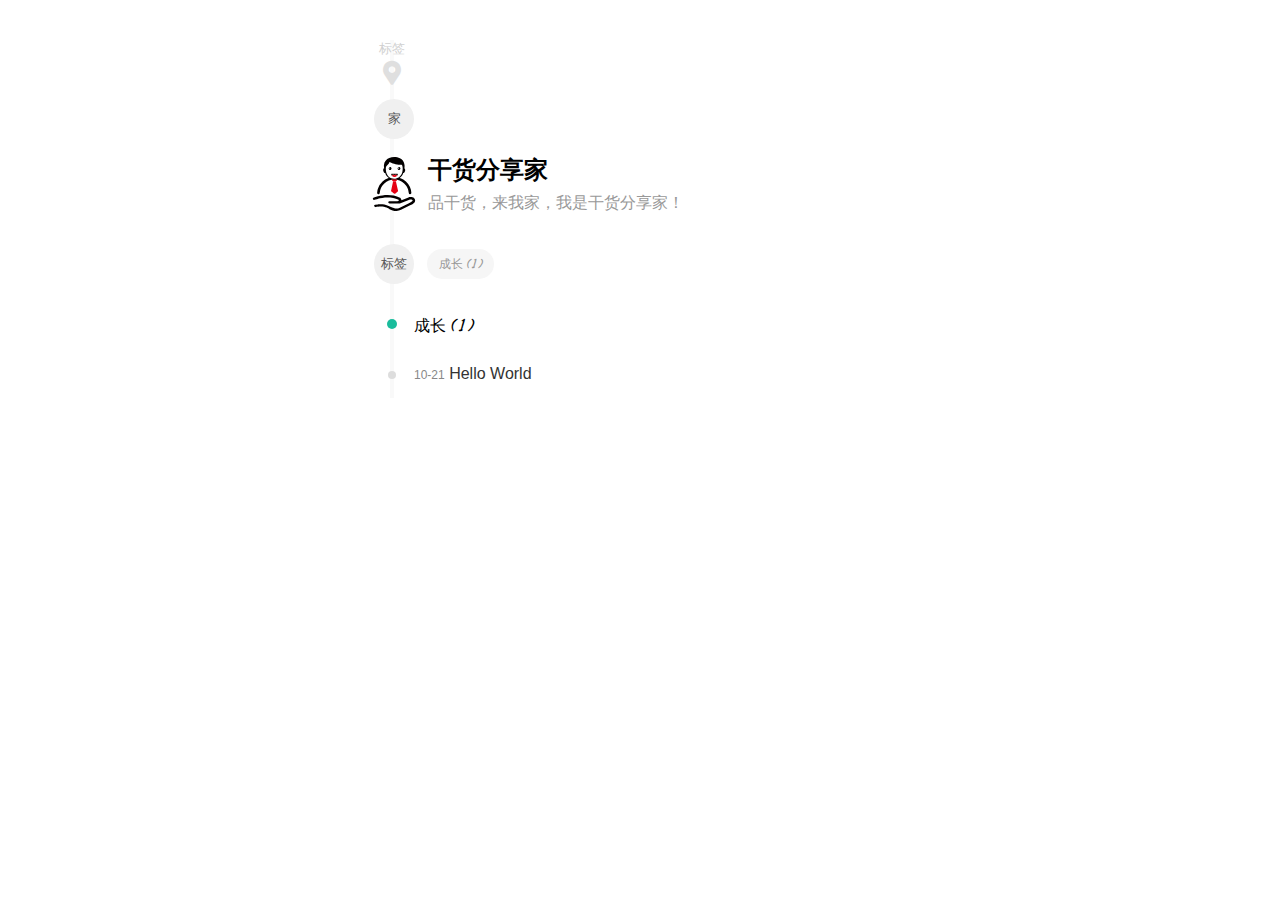
<file: tag/index.html>
<!DOCTYPE html>


  <html class="light page-tag">


<head>
  <meta charset="utf-8">
  
  <title>标签 | 干货分享家</title>

  <meta name="viewport" content="width=device-width, initial-scale=1, maximum-scale=1">

  
    <meta name="keywords" content="干货分享家,干货分享,干货,ghfxj" />
  

  <meta property="og:type" content="website">
<meta property="og:title" content="标签">
<meta property="og:url" content="https://ghfxj.github.io/tag/index.html">
<meta property="og:site_name" content="干货分享家">
<meta property="og:locale" content="zh_CN">
<meta property="article:published_time" content="2021-10-21T02:19:46.000Z">
<meta property="article:modified_time" content="2021-10-21T07:04:01.846Z">
<meta property="article:author" content="杨润知">
<meta name="twitter:card" content="summary">

  

  
    <link rel="icon" href="/favicon.ico">
  

  <link href="/css/styles.css?v=c114cbeddx" rel="stylesheet">


  

  

  
  <script type="text/javascript">
    var _hmt = _hmt || [];
    (function() {
      var hm = document.createElement("script");
      hm.src = "//hm.baidu.com/hm.js?8d9635cc41a17ad672dda77b27fc51d5";
      var s = document.getElementsByTagName("script")[0];
      s.parentNode.insertBefore(hm, s);
    })();
  </script>


  
  <script type="text/javascript">
	(function(){
	    var bp = document.createElement('script');
	    var curProtocol = window.location.protocol.split(':')[0];
	    if (curProtocol === 'https') {
	        bp.src = 'https://zz.bdstatic.com/linksubmit/push.js';        
	    }
	    else {
	        bp.src = 'http://push.zhanzhang.baidu.com/push.js';
	    }
	    var s = document.getElementsByTagName("script")[0];
	    s.parentNode.insertBefore(bp, s);
	})();
  </script>



  

<meta name="generator" content="Hexo 5.4.0"></head>

<body>


  
    <span id="toolbox-mobile" class="toolbox-mobile">家</span>
  

  <div class="content content-tag">
  <div class="page-header">

  
    <div class="breadcrumb">
      <div class="location">标签</div>
      <i class="icon-location"></i>
    </div>
  

  
  <div class="toolbox">
    <a class="toolbox-entry" href="/">
      <span class="toolbox-entry-text">家</span>
      <i class="icon-angle-down"></i>
      <i class="icon-home"></i>
    </a>
    <ul class="list-toolbox">
      
        <li class="item-toolbox">
          <a
            class="CIRCLE"
            href="/archives/"
            rel="noopener noreferrer"
            target="_self"
            >
            博客
          </a>
        </li>
      
        <li class="item-toolbox">
          <a
            class="CIRCLE"
            href="/category/"
            rel="noopener noreferrer"
            target="_self"
            >
            分类
          </a>
        </li>
      
        <li class="item-toolbox">
          <a
            class="CIRCLE"
            href="/tag/"
            rel="noopener noreferrer"
            target="_self"
            >
            标签
          </a>
        </li>
      
        <li class="item-toolbox">
          <a
            class="CIRCLE"
            href="/link/"
            rel="noopener noreferrer"
            target="_self"
            >
            友链
          </a>
        </li>
      
        <li class="item-toolbox">
          <a
            class="CIRCLE"
            href="/about/"
            rel="noopener noreferrer"
            target="_self"
            >
            关于
          </a>
        </li>
      
        <li class="item-toolbox">
          <a
            class="CIRCLE"
            href="/atom.xml"
            rel="noopener noreferrer"
            target="_blank"
            >
            RSS
          </a>
        </li>
      
        <li class="item-toolbox">
          <a
            class="CIRCLE"
            href="/search/"
            rel="noopener noreferrer"
            target="_self"
            >
            搜索
          </a>
        </li>
      
    </ul>
  </div>



  <div class="box-blog-info">
    <a class="avatar" href="/">
      <img src="/images/avatar.svg" alt="" />
    </a>
    <div class="info">
      <h3 class="name" style="font-family: calligraffittiregular">
        干货分享家
      </h3>
      <div class="slogan">
        品干货，来我家，我是干货分享家！
      </div>
    </div>
  </div>

</div>

  <section class="tag-box">
  <div class="tag-title">标签</div>
  <div class="tag-list">
    
      <a class="tag-item" href="#成长">
        <span class="tag-name">成长</span>
        <span class="tag-size">( 1 )</span>
      </a>
    
  </div>
</section>

  <ul class="list-post"><li id="成长" class="item-category-name item-title item-title-0">
  <!--
    <a href="" class="text-year">
   -->
    成长
    <span class="category-count">( 1 )</span>
  <!--
  </a>
   -->
</li>
<li class="item-post item">
  <span class="post-date">10-21</span>

  
  <a class="post-title" href="/2021/10/21/hello-world/">Hello World</a>


</li>
</ul>
</div>


  <a id="backTop" class="back-top">
    <i class="icon-angle-up"></i>
  </a>






  <div class="modal" id="modal">
  <span id="cover" class="cover hide"></span>
  <div id="modal-dialog" class="modal-dialog hide-dialog">
    <div class="modal-header">
      <span id="close" class="btn-close">关闭</span>
    </div>
    <hr>
    <div class="modal-body">
      <ul class="list-toolbox">
        
          <li class="item-toolbox">
            <a
              class="CIRCLE"
              href="/archives/"
              rel="noopener noreferrer"
              target="_self"
              >
              博客
            </a>
          </li>
        
          <li class="item-toolbox">
            <a
              class="CIRCLE"
              href="/category/"
              rel="noopener noreferrer"
              target="_self"
              >
              分类
            </a>
          </li>
        
          <li class="item-toolbox">
            <a
              class="CIRCLE"
              href="/tag/"
              rel="noopener noreferrer"
              target="_self"
              >
              标签
            </a>
          </li>
        
          <li class="item-toolbox">
            <a
              class="CIRCLE"
              href="/link/"
              rel="noopener noreferrer"
              target="_self"
              >
              友链
            </a>
          </li>
        
          <li class="item-toolbox">
            <a
              class="CIRCLE"
              href="/about/"
              rel="noopener noreferrer"
              target="_self"
              >
              关于
            </a>
          </li>
        
          <li class="item-toolbox">
            <a
              class="CIRCLE"
              href="/atom.xml"
              rel="noopener noreferrer"
              target="_blank"
              >
              RSS
            </a>
          </li>
        
          <li class="item-toolbox">
            <a
              class="CIRCLE"
              href="/search/"
              rel="noopener noreferrer"
              target="_self"
              >
              搜索
            </a>
          </li>
        
      </ul>

    </div>
  </div>
</div>



  

  <script type="text/javascript">
  function loadScript(url, callback) {
    var script = document.createElement('script')
    script.type = 'text/javascript';

    if (script.readyState) { //IE
      script.onreadystatechange = function() {
        if (script.readyState == 'loaded' ||
          script.readyState == 'complete') {
          script.onreadystatechange = null;
          callback();
        }
      };
    } else { //Others
      script.onload = function() {
        callback();
      };
    }

    script.src = url;
    document.getElementsByTagName('head')[0].appendChild(script);
  }

  window.onload = function() {
    loadScript('/js/bundle.js?235683', function() {
      // load success
    });
  }
</script>

</body>
</html>
</file>
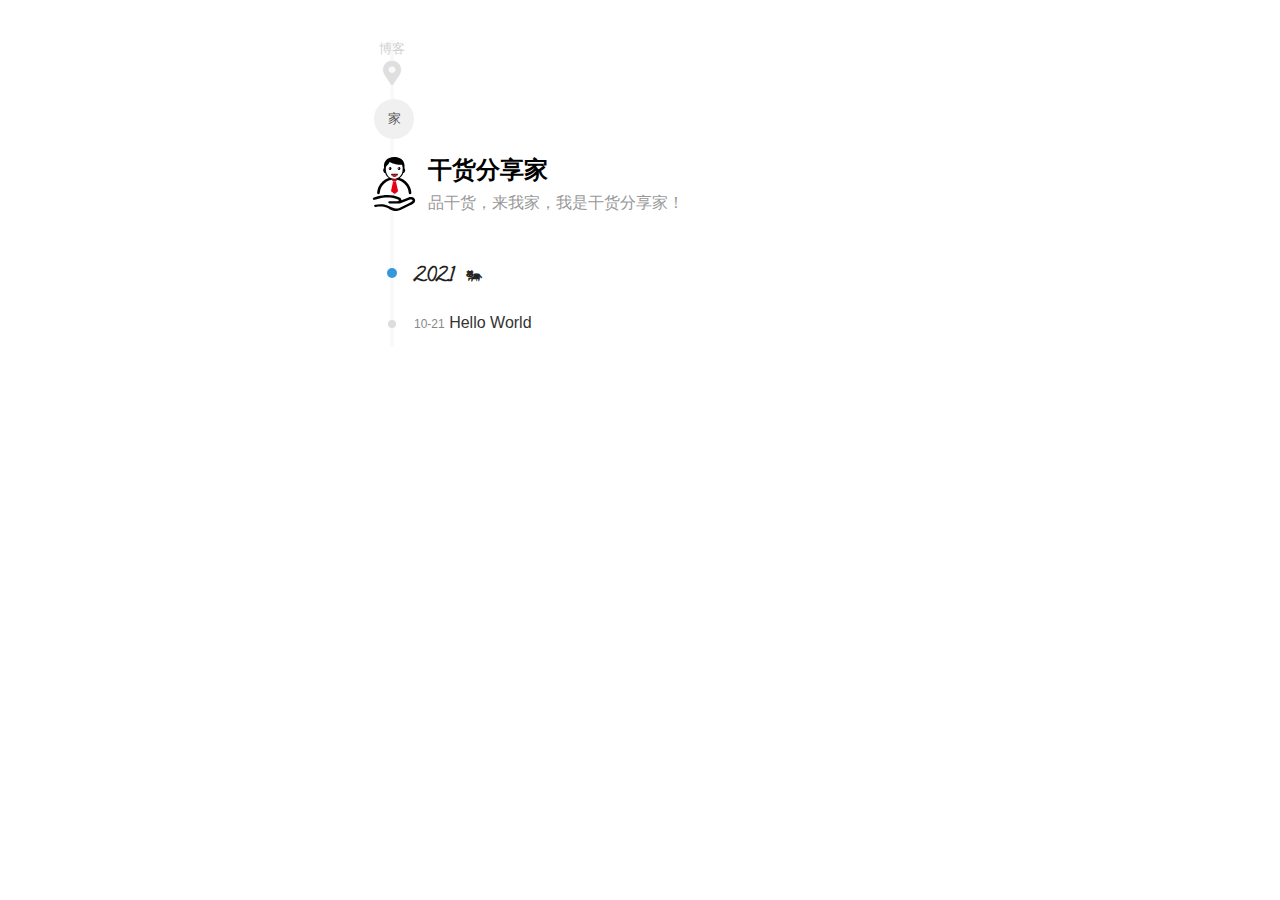
<file: archives/2021/index.html>
<!DOCTYPE html>


  <html class="light page-archives2021">


<head>
  <meta charset="utf-8">
  
  <title>Archives: 2021 | 干货分享家</title>

  <meta name="viewport" content="width=device-width, initial-scale=1, maximum-scale=1">

  
    <meta name="keywords" content="干货分享家,干货分享,干货,ghfxj" />
  

  <meta property="og:type" content="website">
<meta property="og:title" content="干货分享家">
<meta property="og:url" content="https://ghfxj.github.io/archives/2021/index.html">
<meta property="og:site_name" content="干货分享家">
<meta property="og:locale" content="zh_CN">
<meta property="article:author" content="杨润知">
<meta name="twitter:card" content="summary">

  

  
    <link rel="icon" href="/favicon.ico">
  

  <link href="/css/styles.css?v=c114cbeddx" rel="stylesheet">


  

  

  
  <script type="text/javascript">
    var _hmt = _hmt || [];
    (function() {
      var hm = document.createElement("script");
      hm.src = "//hm.baidu.com/hm.js?8d9635cc41a17ad672dda77b27fc51d5";
      var s = document.getElementsByTagName("script")[0];
      s.parentNode.insertBefore(hm, s);
    })();
  </script>


  
  <script type="text/javascript">
	(function(){
	    var bp = document.createElement('script');
	    var curProtocol = window.location.protocol.split(':')[0];
	    if (curProtocol === 'https') {
	        bp.src = 'https://zz.bdstatic.com/linksubmit/push.js';        
	    }
	    else {
	        bp.src = 'http://push.zhanzhang.baidu.com/push.js';
	    }
	    var s = document.getElementsByTagName("script")[0];
	    s.parentNode.insertBefore(bp, s);
	})();
  </script>



  

<meta name="generator" content="Hexo 5.4.0"></head>

<body>


  
    <span id="toolbox-mobile" class="toolbox-mobile">家</span>
  

  <div class="content content-archive">
  <div class="page-header">

  
    <div class="breadcrumb">
      <div class="location">博客</div>
      <i class="icon-location"></i>
    </div>
  

  
  <div class="toolbox">
    <a class="toolbox-entry" href="/">
      <span class="toolbox-entry-text">家</span>
      <i class="icon-angle-down"></i>
      <i class="icon-home"></i>
    </a>
    <ul class="list-toolbox">
      
        <li class="item-toolbox">
          <a
            class="CIRCLE"
            href="/archives/"
            rel="noopener noreferrer"
            target="_self"
            >
            博客
          </a>
        </li>
      
        <li class="item-toolbox">
          <a
            class="CIRCLE"
            href="/category/"
            rel="noopener noreferrer"
            target="_self"
            >
            分类
          </a>
        </li>
      
        <li class="item-toolbox">
          <a
            class="CIRCLE"
            href="/tag/"
            rel="noopener noreferrer"
            target="_self"
            >
            标签
          </a>
        </li>
      
        <li class="item-toolbox">
          <a
            class="CIRCLE"
            href="/link/"
            rel="noopener noreferrer"
            target="_self"
            >
            友链
          </a>
        </li>
      
        <li class="item-toolbox">
          <a
            class="CIRCLE"
            href="/about/"
            rel="noopener noreferrer"
            target="_self"
            >
            关于
          </a>
        </li>
      
        <li class="item-toolbox">
          <a
            class="CIRCLE"
            href="/atom.xml"
            rel="noopener noreferrer"
            target="_blank"
            >
            RSS
          </a>
        </li>
      
        <li class="item-toolbox">
          <a
            class="CIRCLE"
            href="/search/"
            rel="noopener noreferrer"
            target="_self"
            >
            搜索
          </a>
        </li>
      
    </ul>
  </div>



  <div class="box-blog-info">
    <a class="avatar" href="/">
      <img src="/images/avatar.svg" alt="" />
    </a>
    <div class="info">
      <h3 class="name" style="font-family: calligraffittiregular">
        干货分享家
      </h3>
      <div class="slogan">
        品干货，来我家，我是干货分享家！
      </div>
    </div>
  </div>

</div>


  <div class="post-list-box archive-body">
    <ul class="list-post">  <li class="item-year item item-title item-title-1">
    <a href="/archives/2021" class="text-year">
      2021
      <i class="icon-niu"></i>
      
    </a>
  </li>
<li class="item-post item">
  <span class="post-date">10-21</span>

  
  <a class="post-title" href="/2021/10/21/hello-world/">Hello World</a>


</li>
</ul>
  </div>

  <div class="archive-footer">
    

  </div>
</div>







  <div class="modal" id="modal">
  <span id="cover" class="cover hide"></span>
  <div id="modal-dialog" class="modal-dialog hide-dialog">
    <div class="modal-header">
      <span id="close" class="btn-close">关闭</span>
    </div>
    <hr>
    <div class="modal-body">
      <ul class="list-toolbox">
        
          <li class="item-toolbox">
            <a
              class="CIRCLE"
              href="/archives/"
              rel="noopener noreferrer"
              target="_self"
              >
              博客
            </a>
          </li>
        
          <li class="item-toolbox">
            <a
              class="CIRCLE"
              href="/category/"
              rel="noopener noreferrer"
              target="_self"
              >
              分类
            </a>
          </li>
        
          <li class="item-toolbox">
            <a
              class="CIRCLE"
              href="/tag/"
              rel="noopener noreferrer"
              target="_self"
              >
              标签
            </a>
          </li>
        
          <li class="item-toolbox">
            <a
              class="CIRCLE"
              href="/link/"
              rel="noopener noreferrer"
              target="_self"
              >
              友链
            </a>
          </li>
        
          <li class="item-toolbox">
            <a
              class="CIRCLE"
              href="/about/"
              rel="noopener noreferrer"
              target="_self"
              >
              关于
            </a>
          </li>
        
          <li class="item-toolbox">
            <a
              class="CIRCLE"
              href="/atom.xml"
              rel="noopener noreferrer"
              target="_blank"
              >
              RSS
            </a>
          </li>
        
          <li class="item-toolbox">
            <a
              class="CIRCLE"
              href="/search/"
              rel="noopener noreferrer"
              target="_self"
              >
              搜索
            </a>
          </li>
        
      </ul>

    </div>
  </div>
</div>



  

  <script type="text/javascript">
  function loadScript(url, callback) {
    var script = document.createElement('script')
    script.type = 'text/javascript';

    if (script.readyState) { //IE
      script.onreadystatechange = function() {
        if (script.readyState == 'loaded' ||
          script.readyState == 'complete') {
          script.onreadystatechange = null;
          callback();
        }
      };
    } else { //Others
      script.onload = function() {
        callback();
      };
    }

    script.src = url;
    document.getElementsByTagName('head')[0].appendChild(script);
  }

  window.onload = function() {
    loadScript('/js/bundle.js?235683', function() {
      // load success
    });
  }
</script>

</body>
</html>
</file>
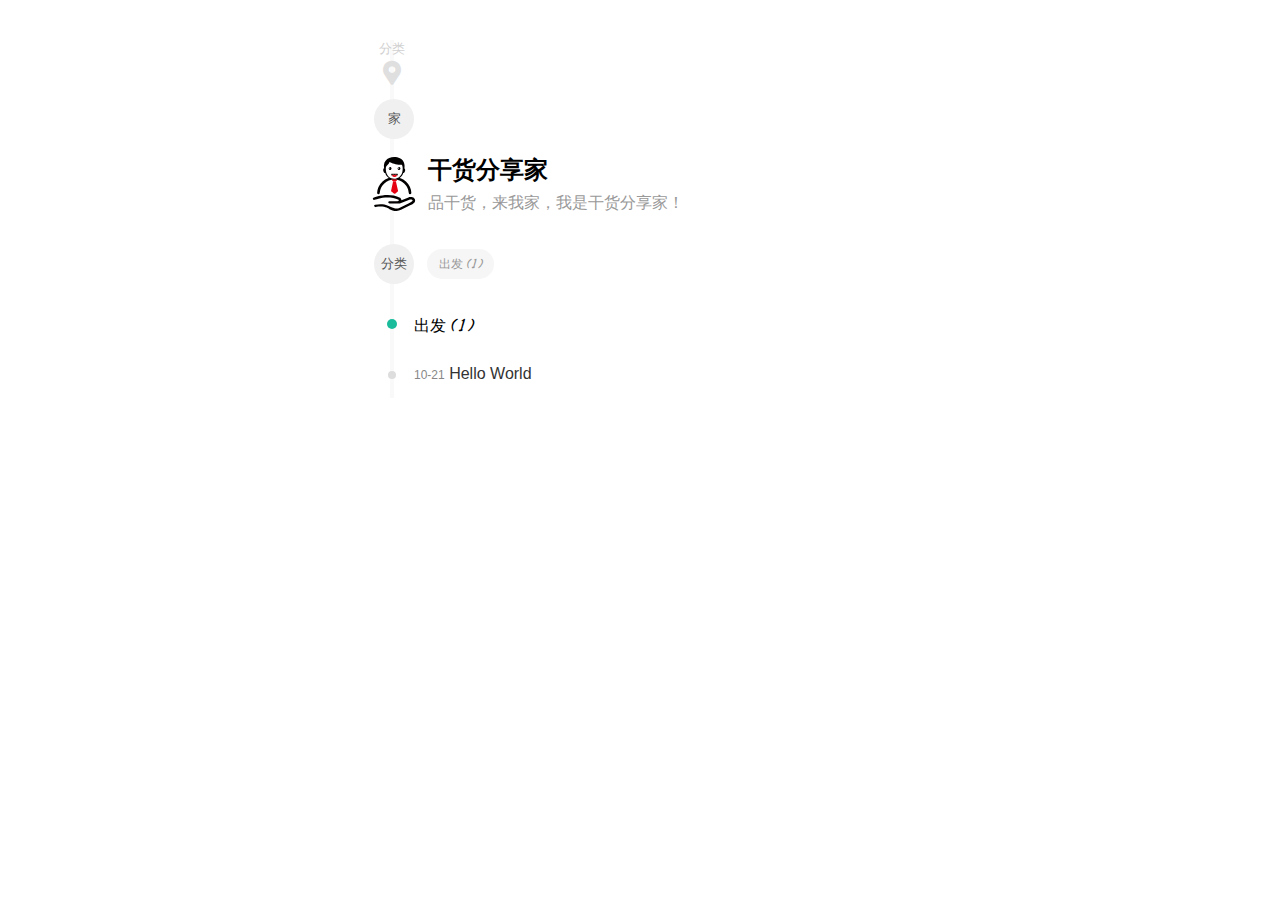
<file: categories/出发/index.html>
<!DOCTYPE html>


  <html class="light page-categories出发">


<head>
  <meta charset="utf-8">
  
  <title>Category: 出发 | 干货分享家</title>

  <meta name="viewport" content="width=device-width, initial-scale=1, maximum-scale=1">

  
    <meta name="keywords" content="干货分享家,干货分享,干货,ghfxj" />
  

  <meta property="og:type" content="website">
<meta property="og:title" content="干货分享家">
<meta property="og:url" content="https://ghfxj.github.io/categories/%E5%87%BA%E5%8F%91/index.html">
<meta property="og:site_name" content="干货分享家">
<meta property="og:locale" content="zh_CN">
<meta property="article:author" content="杨润知">
<meta name="twitter:card" content="summary">

  

  
    <link rel="icon" href="/favicon.ico">
  

  <link href="/css/styles.css?v=c114cbeddx" rel="stylesheet">


  

  

  
  <script type="text/javascript">
    var _hmt = _hmt || [];
    (function() {
      var hm = document.createElement("script");
      hm.src = "//hm.baidu.com/hm.js?8d9635cc41a17ad672dda77b27fc51d5";
      var s = document.getElementsByTagName("script")[0];
      s.parentNode.insertBefore(hm, s);
    })();
  </script>


  
  <script type="text/javascript">
	(function(){
	    var bp = document.createElement('script');
	    var curProtocol = window.location.protocol.split(':')[0];
	    if (curProtocol === 'https') {
	        bp.src = 'https://zz.bdstatic.com/linksubmit/push.js';        
	    }
	    else {
	        bp.src = 'http://push.zhanzhang.baidu.com/push.js';
	    }
	    var s = document.getElementsByTagName("script")[0];
	    s.parentNode.insertBefore(bp, s);
	})();
  </script>



  

<meta name="generator" content="Hexo 5.4.0"></head>

<body>


  
    <span id="toolbox-mobile" class="toolbox-mobile">家</span>
  

  <div class="content content-category">
  <div class="page-header">

  
    <div class="breadcrumb">
      <div class="location">分类</div>
      <i class="icon-location"></i>
    </div>
  

  
  <div class="toolbox">
    <a class="toolbox-entry" href="/">
      <span class="toolbox-entry-text">家</span>
      <i class="icon-angle-down"></i>
      <i class="icon-home"></i>
    </a>
    <ul class="list-toolbox">
      
        <li class="item-toolbox">
          <a
            class="CIRCLE"
            href="/archives/"
            rel="noopener noreferrer"
            target="_self"
            >
            博客
          </a>
        </li>
      
        <li class="item-toolbox">
          <a
            class="CIRCLE"
            href="/category/"
            rel="noopener noreferrer"
            target="_self"
            >
            分类
          </a>
        </li>
      
        <li class="item-toolbox">
          <a
            class="CIRCLE"
            href="/tag/"
            rel="noopener noreferrer"
            target="_self"
            >
            标签
          </a>
        </li>
      
        <li class="item-toolbox">
          <a
            class="CIRCLE"
            href="/link/"
            rel="noopener noreferrer"
            target="_self"
            >
            友链
          </a>
        </li>
      
        <li class="item-toolbox">
          <a
            class="CIRCLE"
            href="/about/"
            rel="noopener noreferrer"
            target="_self"
            >
            关于
          </a>
        </li>
      
        <li class="item-toolbox">
          <a
            class="CIRCLE"
            href="/atom.xml"
            rel="noopener noreferrer"
            target="_blank"
            >
            RSS
          </a>
        </li>
      
        <li class="item-toolbox">
          <a
            class="CIRCLE"
            href="/search/"
            rel="noopener noreferrer"
            target="_self"
            >
            搜索
          </a>
        </li>
      
    </ul>
  </div>



  <div class="box-blog-info">
    <a class="avatar" href="/">
      <img src="/images/avatar.svg" alt="" />
    </a>
    <div class="info">
      <h3 class="name" style="font-family: calligraffittiregular">
        干货分享家
      </h3>
      <div class="slogan">
        品干货，来我家，我是干货分享家！
      </div>
    </div>
  </div>

</div>

  <section class="category-box">
  <div class="category-title">分类</div>
  <div class="category-list">
    
      <a class="category-item" href="#出发">
        <span class="category-name">出发</span>
        <span class="category-size">( 1 )</span>
      </a>
    
  </div>
</section>

  <ul class="list-post"><li id="出发" class="item-category-name item-title item-title-0">
  <!--
    <a href="" class="text-year">
   -->
    出发
    <span class="category-count">( 1 )</span>
  <!--
  </a>
   -->
</li>
<li class="item-post item">
  <span class="post-date">10-21</span>

  
  <a class="post-title" href="/2021/10/21/hello-world/">Hello World</a>


</li>
</ul>
</div>


  <a id="backTop" class="back-top">
    <i class="icon-angle-up"></i>
  </a>






  <div class="modal" id="modal">
  <span id="cover" class="cover hide"></span>
  <div id="modal-dialog" class="modal-dialog hide-dialog">
    <div class="modal-header">
      <span id="close" class="btn-close">关闭</span>
    </div>
    <hr>
    <div class="modal-body">
      <ul class="list-toolbox">
        
          <li class="item-toolbox">
            <a
              class="CIRCLE"
              href="/archives/"
              rel="noopener noreferrer"
              target="_self"
              >
              博客
            </a>
          </li>
        
          <li class="item-toolbox">
            <a
              class="CIRCLE"
              href="/category/"
              rel="noopener noreferrer"
              target="_self"
              >
              分类
            </a>
          </li>
        
          <li class="item-toolbox">
            <a
              class="CIRCLE"
              href="/tag/"
              rel="noopener noreferrer"
              target="_self"
              >
              标签
            </a>
          </li>
        
          <li class="item-toolbox">
            <a
              class="CIRCLE"
              href="/link/"
              rel="noopener noreferrer"
              target="_self"
              >
              友链
            </a>
          </li>
        
          <li class="item-toolbox">
            <a
              class="CIRCLE"
              href="/about/"
              rel="noopener noreferrer"
              target="_self"
              >
              关于
            </a>
          </li>
        
          <li class="item-toolbox">
            <a
              class="CIRCLE"
              href="/atom.xml"
              rel="noopener noreferrer"
              target="_blank"
              >
              RSS
            </a>
          </li>
        
          <li class="item-toolbox">
            <a
              class="CIRCLE"
              href="/search/"
              rel="noopener noreferrer"
              target="_self"
              >
              搜索
            </a>
          </li>
        
      </ul>

    </div>
  </div>
</div>



  

  <script type="text/javascript">
  function loadScript(url, callback) {
    var script = document.createElement('script')
    script.type = 'text/javascript';

    if (script.readyState) { //IE
      script.onreadystatechange = function() {
        if (script.readyState == 'loaded' ||
          script.readyState == 'complete') {
          script.onreadystatechange = null;
          callback();
        }
      };
    } else { //Others
      script.onload = function() {
        callback();
      };
    }

    script.src = url;
    document.getElementsByTagName('head')[0].appendChild(script);
  }

  window.onload = function() {
    loadScript('/js/bundle.js?235683', function() {
      // load success
    });
  }
</script>

</body>
</html>
</file>
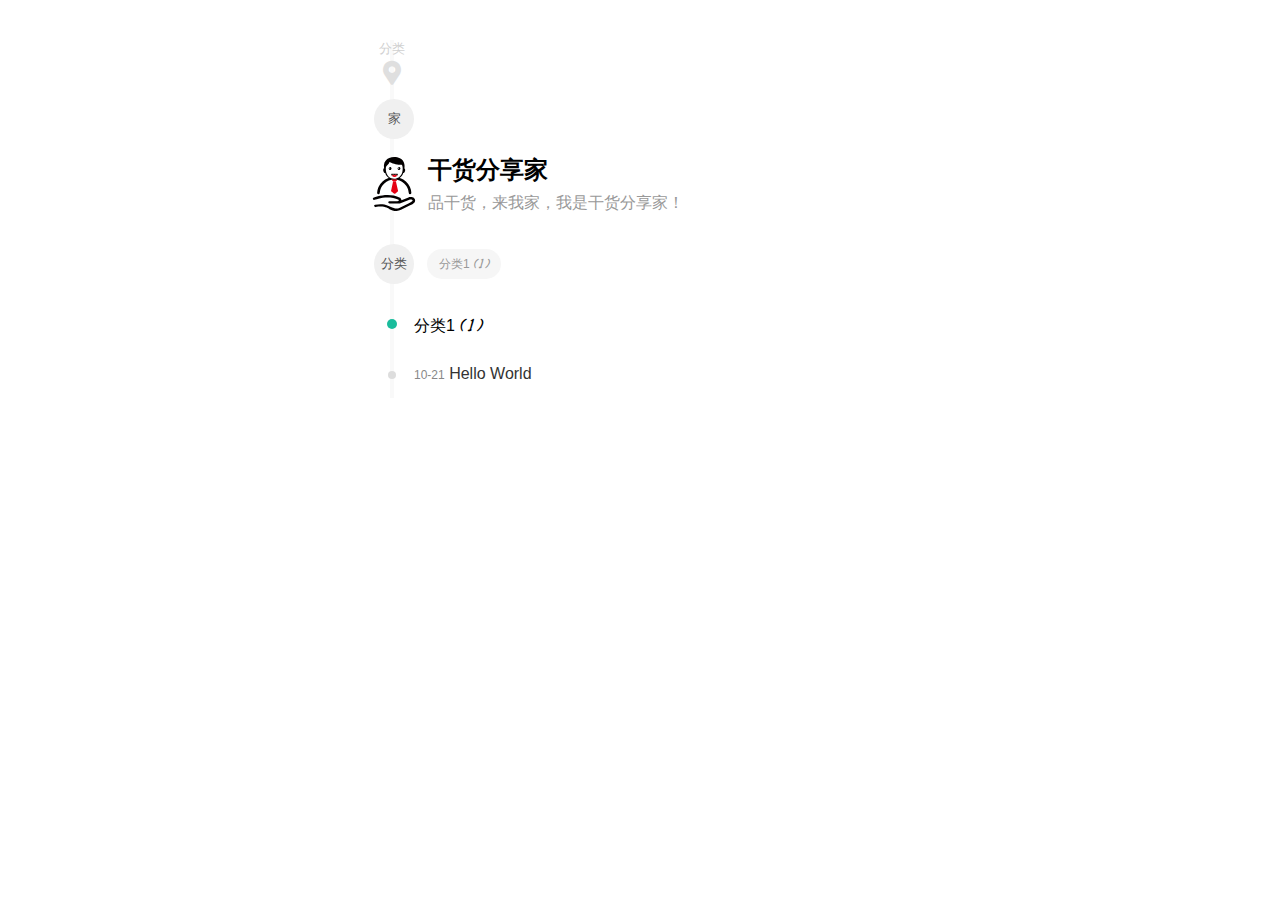
<file: categories/分类1/index.html>
<!DOCTYPE html>


  <html class="light page-categories分类1">


<head>
  <meta charset="utf-8">
  
  <title>Category: 分类1 | 干货分享家</title>

  <meta name="viewport" content="width=device-width, initial-scale=1, maximum-scale=1">

  
    <meta name="keywords" content="干货分享家,干货分享,干货,ghfxj" />
  

  <meta property="og:type" content="website">
<meta property="og:title" content="干货分享家">
<meta property="og:url" content="https://ghfxj.github.io/categories/%E5%88%86%E7%B1%BB1/index.html">
<meta property="og:site_name" content="干货分享家">
<meta property="og:locale" content="zh_CN">
<meta property="article:author" content="杨润知">
<meta name="twitter:card" content="summary">

  

  
    <link rel="icon" href="/favicon.ico">
  

  <link href="/css/styles.css?v=c114cbeddx" rel="stylesheet">


  

  

  
  <script type="text/javascript">
    var _hmt = _hmt || [];
    (function() {
      var hm = document.createElement("script");
      hm.src = "//hm.baidu.com/hm.js?8d9635cc41a17ad672dda77b27fc51d5";
      var s = document.getElementsByTagName("script")[0];
      s.parentNode.insertBefore(hm, s);
    })();
  </script>


  
  <script type="text/javascript">
	(function(){
	    var bp = document.createElement('script');
	    var curProtocol = window.location.protocol.split(':')[0];
	    if (curProtocol === 'https') {
	        bp.src = 'https://zz.bdstatic.com/linksubmit/push.js';        
	    }
	    else {
	        bp.src = 'http://push.zhanzhang.baidu.com/push.js';
	    }
	    var s = document.getElementsByTagName("script")[0];
	    s.parentNode.insertBefore(bp, s);
	})();
  </script>



  

<meta name="generator" content="Hexo 5.4.0"></head>

<body>


  
    <span id="toolbox-mobile" class="toolbox-mobile">家</span>
  

  <div class="content content-category">
  <div class="page-header">

  
    <div class="breadcrumb">
      <div class="location">分类</div>
      <i class="icon-location"></i>
    </div>
  

  
  <div class="toolbox">
    <a class="toolbox-entry" href="/">
      <span class="toolbox-entry-text">家</span>
      <i class="icon-angle-down"></i>
      <i class="icon-home"></i>
    </a>
    <ul class="list-toolbox">
      
        <li class="item-toolbox">
          <a
            class="CIRCLE"
            href="/archives/"
            rel="noopener noreferrer"
            target="_self"
            >
            博客
          </a>
        </li>
      
        <li class="item-toolbox">
          <a
            class="CIRCLE"
            href="/category/"
            rel="noopener noreferrer"
            target="_self"
            >
            分类
          </a>
        </li>
      
        <li class="item-toolbox">
          <a
            class="CIRCLE"
            href="/tag/"
            rel="noopener noreferrer"
            target="_self"
            >
            标签
          </a>
        </li>
      
        <li class="item-toolbox">
          <a
            class="CIRCLE"
            href="/link/"
            rel="noopener noreferrer"
            target="_self"
            >
            友链
          </a>
        </li>
      
        <li class="item-toolbox">
          <a
            class="CIRCLE"
            href="/about/"
            rel="noopener noreferrer"
            target="_self"
            >
            关于
          </a>
        </li>
      
        <li class="item-toolbox">
          <a
            class="CIRCLE"
            href="/atom.xml"
            rel="noopener noreferrer"
            target="_blank"
            >
            RSS
          </a>
        </li>
      
        <li class="item-toolbox">
          <a
            class="CIRCLE"
            href="/search/"
            rel="noopener noreferrer"
            target="_self"
            >
            搜索
          </a>
        </li>
      
    </ul>
  </div>



  <div class="box-blog-info">
    <a class="avatar" href="/">
      <img src="/images/avatar.svg" alt="" />
    </a>
    <div class="info">
      <h3 class="name" style="font-family: calligraffittiregular">
        干货分享家
      </h3>
      <div class="slogan">
        品干货，来我家，我是干货分享家！
      </div>
    </div>
  </div>

</div>

  <section class="category-box">
  <div class="category-title">分类</div>
  <div class="category-list">
    
      <a class="category-item" href="#分类1">
        <span class="category-name">分类1</span>
        <span class="category-size">( 1 )</span>
      </a>
    
  </div>
</section>

  <ul class="list-post"><li id="分类1" class="item-category-name item-title item-title-0">
  <!--
    <a href="" class="text-year">
   -->
    分类1
    <span class="category-count">( 1 )</span>
  <!--
  </a>
   -->
</li>
<li class="item-post item">
  <span class="post-date">10-21</span>

  
  <a class="post-title" href="/2021/10/21/hello-world/">Hello World</a>


</li>
</ul>
</div>


  <a id="backTop" class="back-top">
    <i class="icon-angle-up"></i>
  </a>






  <div class="modal" id="modal">
  <span id="cover" class="cover hide"></span>
  <div id="modal-dialog" class="modal-dialog hide-dialog">
    <div class="modal-header">
      <span id="close" class="btn-close">关闭</span>
    </div>
    <hr>
    <div class="modal-body">
      <ul class="list-toolbox">
        
          <li class="item-toolbox">
            <a
              class="CIRCLE"
              href="/archives/"
              rel="noopener noreferrer"
              target="_self"
              >
              博客
            </a>
          </li>
        
          <li class="item-toolbox">
            <a
              class="CIRCLE"
              href="/category/"
              rel="noopener noreferrer"
              target="_self"
              >
              分类
            </a>
          </li>
        
          <li class="item-toolbox">
            <a
              class="CIRCLE"
              href="/tag/"
              rel="noopener noreferrer"
              target="_self"
              >
              标签
            </a>
          </li>
        
          <li class="item-toolbox">
            <a
              class="CIRCLE"
              href="/link/"
              rel="noopener noreferrer"
              target="_self"
              >
              友链
            </a>
          </li>
        
          <li class="item-toolbox">
            <a
              class="CIRCLE"
              href="/about/"
              rel="noopener noreferrer"
              target="_self"
              >
              关于
            </a>
          </li>
        
          <li class="item-toolbox">
            <a
              class="CIRCLE"
              href="/atom.xml"
              rel="noopener noreferrer"
              target="_blank"
              >
              RSS
            </a>
          </li>
        
          <li class="item-toolbox">
            <a
              class="CIRCLE"
              href="/search/"
              rel="noopener noreferrer"
              target="_self"
              >
              搜索
            </a>
          </li>
        
      </ul>

    </div>
  </div>
</div>



  

  <script type="text/javascript">
  function loadScript(url, callback) {
    var script = document.createElement('script')
    script.type = 'text/javascript';

    if (script.readyState) { //IE
      script.onreadystatechange = function() {
        if (script.readyState == 'loaded' ||
          script.readyState == 'complete') {
          script.onreadystatechange = null;
          callback();
        }
      };
    } else { //Others
      script.onload = function() {
        callback();
      };
    }

    script.src = url;
    document.getElementsByTagName('head')[0].appendChild(script);
  }

  window.onload = function() {
    loadScript('/js/bundle.js?235683', function() {
      // load success
    });
  }
</script>

</body>
</html>
</file>
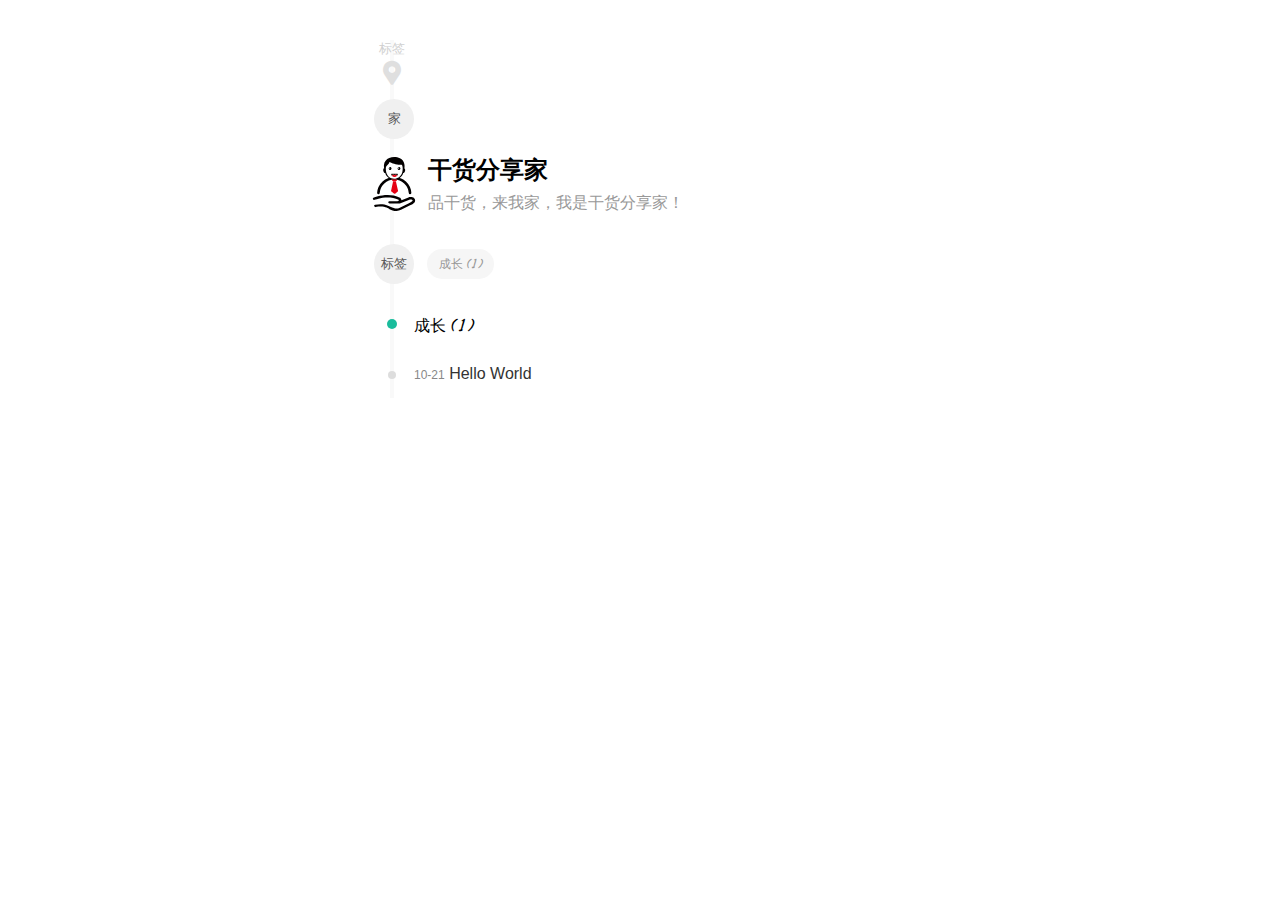
<file: tags/成长/index.html>
<!DOCTYPE html>


  <html class="light page-tags成长">


<head>
  <meta charset="utf-8">
  
  <title>Tag: 成长 | 干货分享家</title>

  <meta name="viewport" content="width=device-width, initial-scale=1, maximum-scale=1">

  
    <meta name="keywords" content="干货分享家,干货分享,干货,ghfxj" />
  

  <meta property="og:type" content="website">
<meta property="og:title" content="干货分享家">
<meta property="og:url" content="https://ghfxj.github.io/tags/%E6%88%90%E9%95%BF/index.html">
<meta property="og:site_name" content="干货分享家">
<meta property="og:locale" content="zh_CN">
<meta property="article:author" content="杨润知">
<meta name="twitter:card" content="summary">

  

  
    <link rel="icon" href="/favicon.ico">
  

  <link href="/css/styles.css?v=c114cbeddx" rel="stylesheet">


  

  

  
  <script type="text/javascript">
    var _hmt = _hmt || [];
    (function() {
      var hm = document.createElement("script");
      hm.src = "//hm.baidu.com/hm.js?8d9635cc41a17ad672dda77b27fc51d5";
      var s = document.getElementsByTagName("script")[0];
      s.parentNode.insertBefore(hm, s);
    })();
  </script>


  
  <script type="text/javascript">
	(function(){
	    var bp = document.createElement('script');
	    var curProtocol = window.location.protocol.split(':')[0];
	    if (curProtocol === 'https') {
	        bp.src = 'https://zz.bdstatic.com/linksubmit/push.js';        
	    }
	    else {
	        bp.src = 'http://push.zhanzhang.baidu.com/push.js';
	    }
	    var s = document.getElementsByTagName("script")[0];
	    s.parentNode.insertBefore(bp, s);
	})();
  </script>



  

<meta name="generator" content="Hexo 5.4.0"></head>

<body>


  
    <span id="toolbox-mobile" class="toolbox-mobile">家</span>
  

  <div class="content content-tag">
  <div class="page-header">

  
    <div class="breadcrumb">
      <div class="location">标签</div>
      <i class="icon-location"></i>
    </div>
  

  
  <div class="toolbox">
    <a class="toolbox-entry" href="/">
      <span class="toolbox-entry-text">家</span>
      <i class="icon-angle-down"></i>
      <i class="icon-home"></i>
    </a>
    <ul class="list-toolbox">
      
        <li class="item-toolbox">
          <a
            class="CIRCLE"
            href="/archives/"
            rel="noopener noreferrer"
            target="_self"
            >
            博客
          </a>
        </li>
      
        <li class="item-toolbox">
          <a
            class="CIRCLE"
            href="/category/"
            rel="noopener noreferrer"
            target="_self"
            >
            分类
          </a>
        </li>
      
        <li class="item-toolbox">
          <a
            class="CIRCLE"
            href="/tag/"
            rel="noopener noreferrer"
            target="_self"
            >
            标签
          </a>
        </li>
      
        <li class="item-toolbox">
          <a
            class="CIRCLE"
            href="/link/"
            rel="noopener noreferrer"
            target="_self"
            >
            友链
          </a>
        </li>
      
        <li class="item-toolbox">
          <a
            class="CIRCLE"
            href="/about/"
            rel="noopener noreferrer"
            target="_self"
            >
            关于
          </a>
        </li>
      
        <li class="item-toolbox">
          <a
            class="CIRCLE"
            href="/atom.xml"
            rel="noopener noreferrer"
            target="_blank"
            >
            RSS
          </a>
        </li>
      
        <li class="item-toolbox">
          <a
            class="CIRCLE"
            href="/search/"
            rel="noopener noreferrer"
            target="_self"
            >
            搜索
          </a>
        </li>
      
    </ul>
  </div>



  <div class="box-blog-info">
    <a class="avatar" href="/">
      <img src="/images/avatar.svg" alt="" />
    </a>
    <div class="info">
      <h3 class="name" style="font-family: calligraffittiregular">
        干货分享家
      </h3>
      <div class="slogan">
        品干货，来我家，我是干货分享家！
      </div>
    </div>
  </div>

</div>

  <section class="tag-box">
  <div class="tag-title">标签</div>
  <div class="tag-list">
    
      <a class="tag-item" href="#成长">
        <span class="tag-name">成长</span>
        <span class="tag-size">( 1 )</span>
      </a>
    
  </div>
</section>

  <ul class="list-post"><li id="成长" class="item-category-name item-title item-title-0">
  <!--
    <a href="" class="text-year">
   -->
    成长
    <span class="category-count">( 1 )</span>
  <!--
  </a>
   -->
</li>
<li class="item-post item">
  <span class="post-date">10-21</span>

  
  <a class="post-title" href="/2021/10/21/hello-world/">Hello World</a>


</li>
</ul>
</div>


  <a id="backTop" class="back-top">
    <i class="icon-angle-up"></i>
  </a>






  <div class="modal" id="modal">
  <span id="cover" class="cover hide"></span>
  <div id="modal-dialog" class="modal-dialog hide-dialog">
    <div class="modal-header">
      <span id="close" class="btn-close">关闭</span>
    </div>
    <hr>
    <div class="modal-body">
      <ul class="list-toolbox">
        
          <li class="item-toolbox">
            <a
              class="CIRCLE"
              href="/archives/"
              rel="noopener noreferrer"
              target="_self"
              >
              博客
            </a>
          </li>
        
          <li class="item-toolbox">
            <a
              class="CIRCLE"
              href="/category/"
              rel="noopener noreferrer"
              target="_self"
              >
              分类
            </a>
          </li>
        
          <li class="item-toolbox">
            <a
              class="CIRCLE"
              href="/tag/"
              rel="noopener noreferrer"
              target="_self"
              >
              标签
            </a>
          </li>
        
          <li class="item-toolbox">
            <a
              class="CIRCLE"
              href="/link/"
              rel="noopener noreferrer"
              target="_self"
              >
              友链
            </a>
          </li>
        
          <li class="item-toolbox">
            <a
              class="CIRCLE"
              href="/about/"
              rel="noopener noreferrer"
              target="_self"
              >
              关于
            </a>
          </li>
        
          <li class="item-toolbox">
            <a
              class="CIRCLE"
              href="/atom.xml"
              rel="noopener noreferrer"
              target="_blank"
              >
              RSS
            </a>
          </li>
        
          <li class="item-toolbox">
            <a
              class="CIRCLE"
              href="/search/"
              rel="noopener noreferrer"
              target="_self"
              >
              搜索
            </a>
          </li>
        
      </ul>

    </div>
  </div>
</div>



  

  <script type="text/javascript">
  function loadScript(url, callback) {
    var script = document.createElement('script')
    script.type = 'text/javascript';

    if (script.readyState) { //IE
      script.onreadystatechange = function() {
        if (script.readyState == 'loaded' ||
          script.readyState == 'complete') {
          script.onreadystatechange = null;
          callback();
        }
      };
    } else { //Others
      script.onload = function() {
        callback();
      };
    }

    script.src = url;
    document.getElementsByTagName('head')[0].appendChild(script);
  }

  window.onload = function() {
    loadScript('/js/bundle.js?235683', function() {
      // load success
    });
  }
</script>

</body>
</html>
</file>
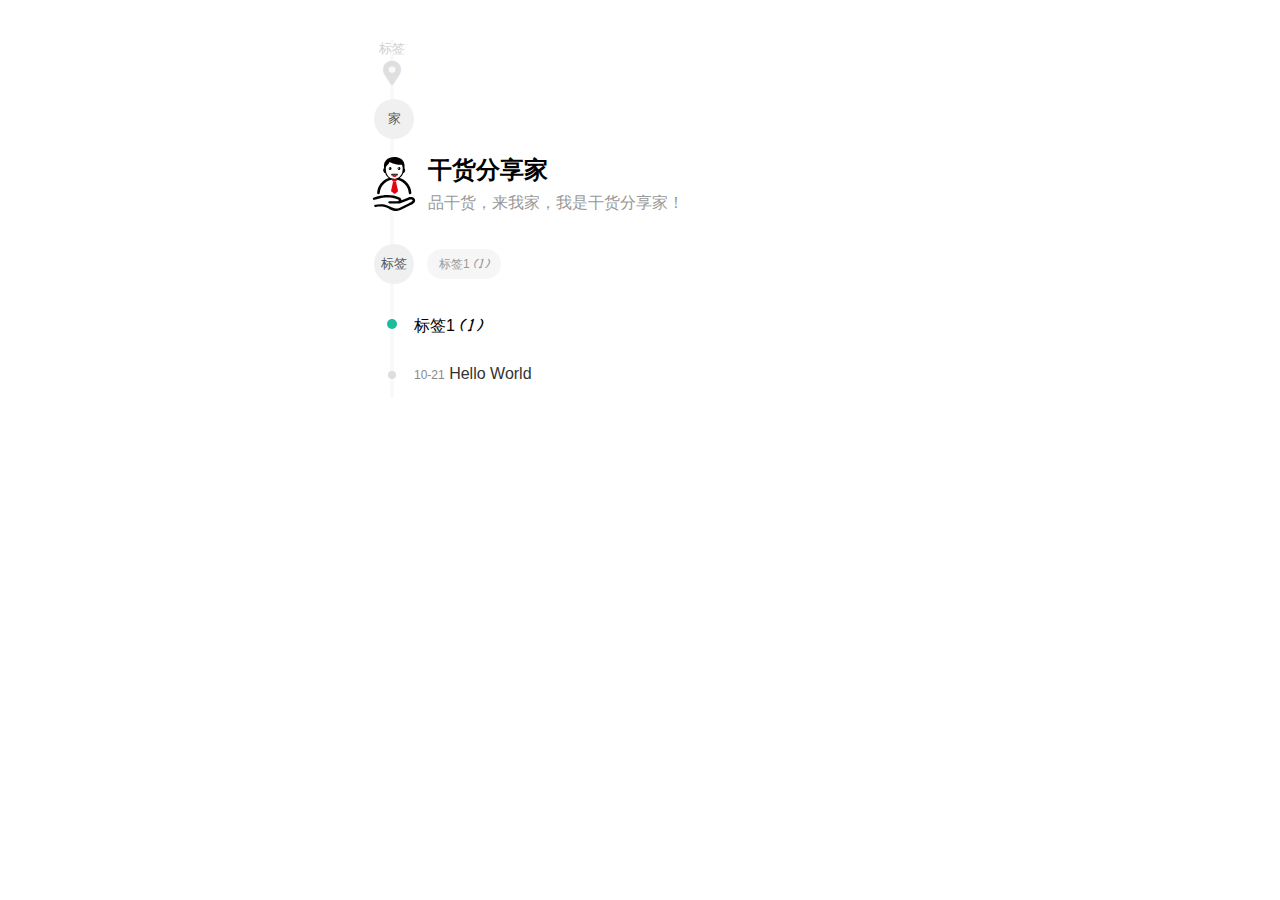
<file: tags/标签1/index.html>
<!DOCTYPE html>


  <html class="light page-tags标签1">


<head>
  <meta charset="utf-8">
  
  <title>Tag: 标签1 | 干货分享家</title>

  <meta name="viewport" content="width=device-width, initial-scale=1, maximum-scale=1">

  
    <meta name="keywords" content="干货分享家,干货分享,干货,ghfxj" />
  

  <meta property="og:type" content="website">
<meta property="og:title" content="干货分享家">
<meta property="og:url" content="https://ghfxj.github.io/tags/%E6%A0%87%E7%AD%BE1/index.html">
<meta property="og:site_name" content="干货分享家">
<meta property="og:locale" content="zh_CN">
<meta property="article:author" content="杨润知">
<meta name="twitter:card" content="summary">

  

  
    <link rel="icon" href="/favicon.ico">
  

  <link href="/css/styles.css?v=c114cbeddx" rel="stylesheet">


  

  

  
  <script type="text/javascript">
    var _hmt = _hmt || [];
    (function() {
      var hm = document.createElement("script");
      hm.src = "//hm.baidu.com/hm.js?8d9635cc41a17ad672dda77b27fc51d5";
      var s = document.getElementsByTagName("script")[0];
      s.parentNode.insertBefore(hm, s);
    })();
  </script>


  
  <script type="text/javascript">
	(function(){
	    var bp = document.createElement('script');
	    var curProtocol = window.location.protocol.split(':')[0];
	    if (curProtocol === 'https') {
	        bp.src = 'https://zz.bdstatic.com/linksubmit/push.js';        
	    }
	    else {
	        bp.src = 'http://push.zhanzhang.baidu.com/push.js';
	    }
	    var s = document.getElementsByTagName("script")[0];
	    s.parentNode.insertBefore(bp, s);
	})();
  </script>



  

<meta name="generator" content="Hexo 5.4.0"></head>

<body>


  
    <span id="toolbox-mobile" class="toolbox-mobile">家</span>
  

  <div class="content content-tag">
  <div class="page-header">

  
    <div class="breadcrumb">
      <div class="location">标签</div>
      <i class="icon-location"></i>
    </div>
  

  
  <div class="toolbox">
    <a class="toolbox-entry" href="/">
      <span class="toolbox-entry-text">家</span>
      <i class="icon-angle-down"></i>
      <i class="icon-home"></i>
    </a>
    <ul class="list-toolbox">
      
        <li class="item-toolbox">
          <a
            class="CIRCLE"
            href="/archives/"
            rel="noopener noreferrer"
            target="_self"
            >
            博客
          </a>
        </li>
      
        <li class="item-toolbox">
          <a
            class="CIRCLE"
            href="/category/"
            rel="noopener noreferrer"
            target="_self"
            >
            分类
          </a>
        </li>
      
        <li class="item-toolbox">
          <a
            class="CIRCLE"
            href="/tag/"
            rel="noopener noreferrer"
            target="_self"
            >
            标签
          </a>
        </li>
      
        <li class="item-toolbox">
          <a
            class="CIRCLE"
            href="/link/"
            rel="noopener noreferrer"
            target="_self"
            >
            友链
          </a>
        </li>
      
        <li class="item-toolbox">
          <a
            class="CIRCLE"
            href="/about/"
            rel="noopener noreferrer"
            target="_self"
            >
            关于
          </a>
        </li>
      
        <li class="item-toolbox">
          <a
            class="CIRCLE"
            href="/atom.xml"
            rel="noopener noreferrer"
            target="_blank"
            >
            RSS
          </a>
        </li>
      
        <li class="item-toolbox">
          <a
            class="CIRCLE"
            href="/search/"
            rel="noopener noreferrer"
            target="_self"
            >
            搜索
          </a>
        </li>
      
    </ul>
  </div>



  <div class="box-blog-info">
    <a class="avatar" href="/">
      <img src="/images/avatar.svg" alt="" />
    </a>
    <div class="info">
      <h3 class="name" style="font-family: calligraffittiregular">
        干货分享家
      </h3>
      <div class="slogan">
        品干货，来我家，我是干货分享家！
      </div>
    </div>
  </div>

</div>

  <section class="tag-box">
  <div class="tag-title">标签</div>
  <div class="tag-list">
    
      <a class="tag-item" href="#标签1">
        <span class="tag-name">标签1</span>
        <span class="tag-size">( 1 )</span>
      </a>
    
  </div>
</section>

  <ul class="list-post"><li id="标签1" class="item-category-name item-title item-title-0">
  <!--
    <a href="" class="text-year">
   -->
    标签1
    <span class="category-count">( 1 )</span>
  <!--
  </a>
   -->
</li>
<li class="item-post item">
  <span class="post-date">10-21</span>

  
  <a class="post-title" href="/2021/10/21/hello-world/">Hello World</a>


</li>
</ul>
</div>


  <a id="backTop" class="back-top">
    <i class="icon-angle-up"></i>
  </a>






  <div class="modal" id="modal">
  <span id="cover" class="cover hide"></span>
  <div id="modal-dialog" class="modal-dialog hide-dialog">
    <div class="modal-header">
      <span id="close" class="btn-close">关闭</span>
    </div>
    <hr>
    <div class="modal-body">
      <ul class="list-toolbox">
        
          <li class="item-toolbox">
            <a
              class="CIRCLE"
              href="/archives/"
              rel="noopener noreferrer"
              target="_self"
              >
              博客
            </a>
          </li>
        
          <li class="item-toolbox">
            <a
              class="CIRCLE"
              href="/category/"
              rel="noopener noreferrer"
              target="_self"
              >
              分类
            </a>
          </li>
        
          <li class="item-toolbox">
            <a
              class="CIRCLE"
              href="/tag/"
              rel="noopener noreferrer"
              target="_self"
              >
              标签
            </a>
          </li>
        
          <li class="item-toolbox">
            <a
              class="CIRCLE"
              href="/link/"
              rel="noopener noreferrer"
              target="_self"
              >
              友链
            </a>
          </li>
        
          <li class="item-toolbox">
            <a
              class="CIRCLE"
              href="/about/"
              rel="noopener noreferrer"
              target="_self"
              >
              关于
            </a>
          </li>
        
          <li class="item-toolbox">
            <a
              class="CIRCLE"
              href="/atom.xml"
              rel="noopener noreferrer"
              target="_blank"
              >
              RSS
            </a>
          </li>
        
          <li class="item-toolbox">
            <a
              class="CIRCLE"
              href="/search/"
              rel="noopener noreferrer"
              target="_self"
              >
              搜索
            </a>
          </li>
        
      </ul>

    </div>
  </div>
</div>



  

  <script type="text/javascript">
  function loadScript(url, callback) {
    var script = document.createElement('script')
    script.type = 'text/javascript';

    if (script.readyState) { //IE
      script.onreadystatechange = function() {
        if (script.readyState == 'loaded' ||
          script.readyState == 'complete') {
          script.onreadystatechange = null;
          callback();
        }
      };
    } else { //Others
      script.onload = function() {
        callback();
      };
    }

    script.src = url;
    document.getElementsByTagName('head')[0].appendChild(script);
  }

  window.onload = function() {
    loadScript('/js/bundle.js?235683', function() {
      // load success
    });
  }
</script>

</body>
</html>
</file>
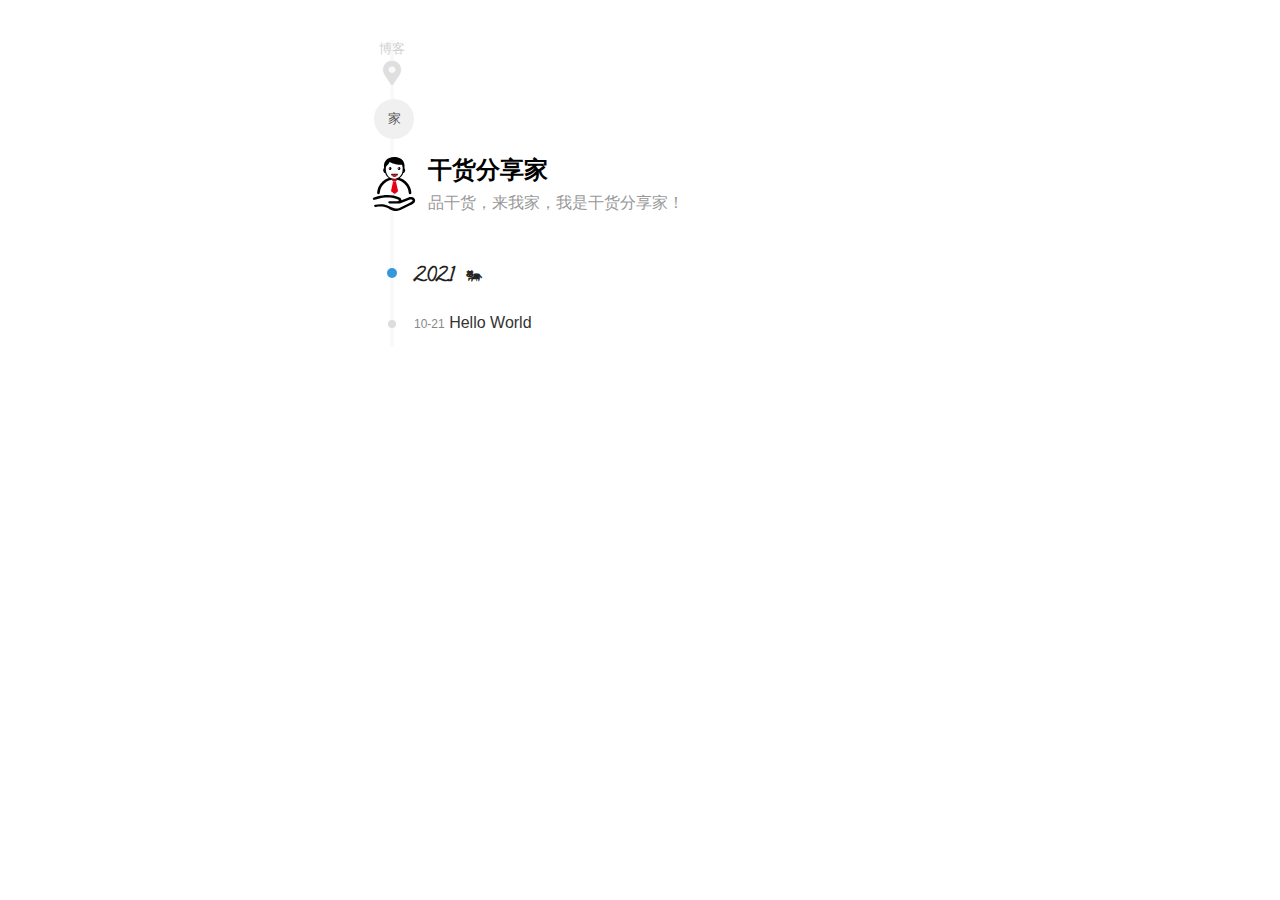
<file: archives/2021/10/index.html>
<!DOCTYPE html>


  <html class="light page-archives202110">


<head>
  <meta charset="utf-8">
  
  <title>Archives: 2021/10 | 干货分享家</title>

  <meta name="viewport" content="width=device-width, initial-scale=1, maximum-scale=1">

  
    <meta name="keywords" content="干货分享家,干货分享,干货,ghfxj" />
  

  <meta property="og:type" content="website">
<meta property="og:title" content="干货分享家">
<meta property="og:url" content="https://ghfxj.github.io/archives/2021/10/index.html">
<meta property="og:site_name" content="干货分享家">
<meta property="og:locale" content="zh_CN">
<meta property="article:author" content="杨润知">
<meta name="twitter:card" content="summary">

  

  
    <link rel="icon" href="/favicon.ico">
  

  <link href="/css/styles.css?v=c114cbeddx" rel="stylesheet">


  

  

  
  <script type="text/javascript">
    var _hmt = _hmt || [];
    (function() {
      var hm = document.createElement("script");
      hm.src = "//hm.baidu.com/hm.js?8d9635cc41a17ad672dda77b27fc51d5";
      var s = document.getElementsByTagName("script")[0];
      s.parentNode.insertBefore(hm, s);
    })();
  </script>


  
  <script type="text/javascript">
	(function(){
	    var bp = document.createElement('script');
	    var curProtocol = window.location.protocol.split(':')[0];
	    if (curProtocol === 'https') {
	        bp.src = 'https://zz.bdstatic.com/linksubmit/push.js';        
	    }
	    else {
	        bp.src = 'http://push.zhanzhang.baidu.com/push.js';
	    }
	    var s = document.getElementsByTagName("script")[0];
	    s.parentNode.insertBefore(bp, s);
	})();
  </script>



  

<meta name="generator" content="Hexo 5.4.0"></head>

<body>


  
    <span id="toolbox-mobile" class="toolbox-mobile">家</span>
  

  <div class="content content-archive">
  <div class="page-header">

  
    <div class="breadcrumb">
      <div class="location">博客</div>
      <i class="icon-location"></i>
    </div>
  

  
  <div class="toolbox">
    <a class="toolbox-entry" href="/">
      <span class="toolbox-entry-text">家</span>
      <i class="icon-angle-down"></i>
      <i class="icon-home"></i>
    </a>
    <ul class="list-toolbox">
      
        <li class="item-toolbox">
          <a
            class="CIRCLE"
            href="/archives/"
            rel="noopener noreferrer"
            target="_self"
            >
            博客
          </a>
        </li>
      
        <li class="item-toolbox">
          <a
            class="CIRCLE"
            href="/category/"
            rel="noopener noreferrer"
            target="_self"
            >
            分类
          </a>
        </li>
      
        <li class="item-toolbox">
          <a
            class="CIRCLE"
            href="/tag/"
            rel="noopener noreferrer"
            target="_self"
            >
            标签
          </a>
        </li>
      
        <li class="item-toolbox">
          <a
            class="CIRCLE"
            href="/link/"
            rel="noopener noreferrer"
            target="_self"
            >
            友链
          </a>
        </li>
      
        <li class="item-toolbox">
          <a
            class="CIRCLE"
            href="/about/"
            rel="noopener noreferrer"
            target="_self"
            >
            关于
          </a>
        </li>
      
        <li class="item-toolbox">
          <a
            class="CIRCLE"
            href="/atom.xml"
            rel="noopener noreferrer"
            target="_blank"
            >
            RSS
          </a>
        </li>
      
        <li class="item-toolbox">
          <a
            class="CIRCLE"
            href="/search/"
            rel="noopener noreferrer"
            target="_self"
            >
            搜索
          </a>
        </li>
      
    </ul>
  </div>



  <div class="box-blog-info">
    <a class="avatar" href="/">
      <img src="/images/avatar.svg" alt="" />
    </a>
    <div class="info">
      <h3 class="name" style="font-family: calligraffittiregular">
        干货分享家
      </h3>
      <div class="slogan">
        品干货，来我家，我是干货分享家！
      </div>
    </div>
  </div>

</div>


  <div class="post-list-box archive-body">
    <ul class="list-post">  <li class="item-year item item-title item-title-1">
    <a href="/archives/2021" class="text-year">
      2021
      <i class="icon-niu"></i>
      
    </a>
  </li>
<li class="item-post item">
  <span class="post-date">10-21</span>

  
  <a class="post-title" href="/2021/10/21/hello-world/">Hello World</a>


</li>
</ul>
  </div>

  <div class="archive-footer">
    

  </div>
</div>







  <div class="modal" id="modal">
  <span id="cover" class="cover hide"></span>
  <div id="modal-dialog" class="modal-dialog hide-dialog">
    <div class="modal-header">
      <span id="close" class="btn-close">关闭</span>
    </div>
    <hr>
    <div class="modal-body">
      <ul class="list-toolbox">
        
          <li class="item-toolbox">
            <a
              class="CIRCLE"
              href="/archives/"
              rel="noopener noreferrer"
              target="_self"
              >
              博客
            </a>
          </li>
        
          <li class="item-toolbox">
            <a
              class="CIRCLE"
              href="/category/"
              rel="noopener noreferrer"
              target="_self"
              >
              分类
            </a>
          </li>
        
          <li class="item-toolbox">
            <a
              class="CIRCLE"
              href="/tag/"
              rel="noopener noreferrer"
              target="_self"
              >
              标签
            </a>
          </li>
        
          <li class="item-toolbox">
            <a
              class="CIRCLE"
              href="/link/"
              rel="noopener noreferrer"
              target="_self"
              >
              友链
            </a>
          </li>
        
          <li class="item-toolbox">
            <a
              class="CIRCLE"
              href="/about/"
              rel="noopener noreferrer"
              target="_self"
              >
              关于
            </a>
          </li>
        
          <li class="item-toolbox">
            <a
              class="CIRCLE"
              href="/atom.xml"
              rel="noopener noreferrer"
              target="_blank"
              >
              RSS
            </a>
          </li>
        
          <li class="item-toolbox">
            <a
              class="CIRCLE"
              href="/search/"
              rel="noopener noreferrer"
              target="_self"
              >
              搜索
            </a>
          </li>
        
      </ul>

    </div>
  </div>
</div>



  

  <script type="text/javascript">
  function loadScript(url, callback) {
    var script = document.createElement('script')
    script.type = 'text/javascript';

    if (script.readyState) { //IE
      script.onreadystatechange = function() {
        if (script.readyState == 'loaded' ||
          script.readyState == 'complete') {
          script.onreadystatechange = null;
          callback();
        }
      };
    } else { //Others
      script.onload = function() {
        callback();
      };
    }

    script.src = url;
    document.getElementsByTagName('head')[0].appendChild(script);
  }

  window.onload = function() {
    loadScript('/js/bundle.js?235683', function() {
      // load success
    });
  }
</script>

</body>
</html>
</file>
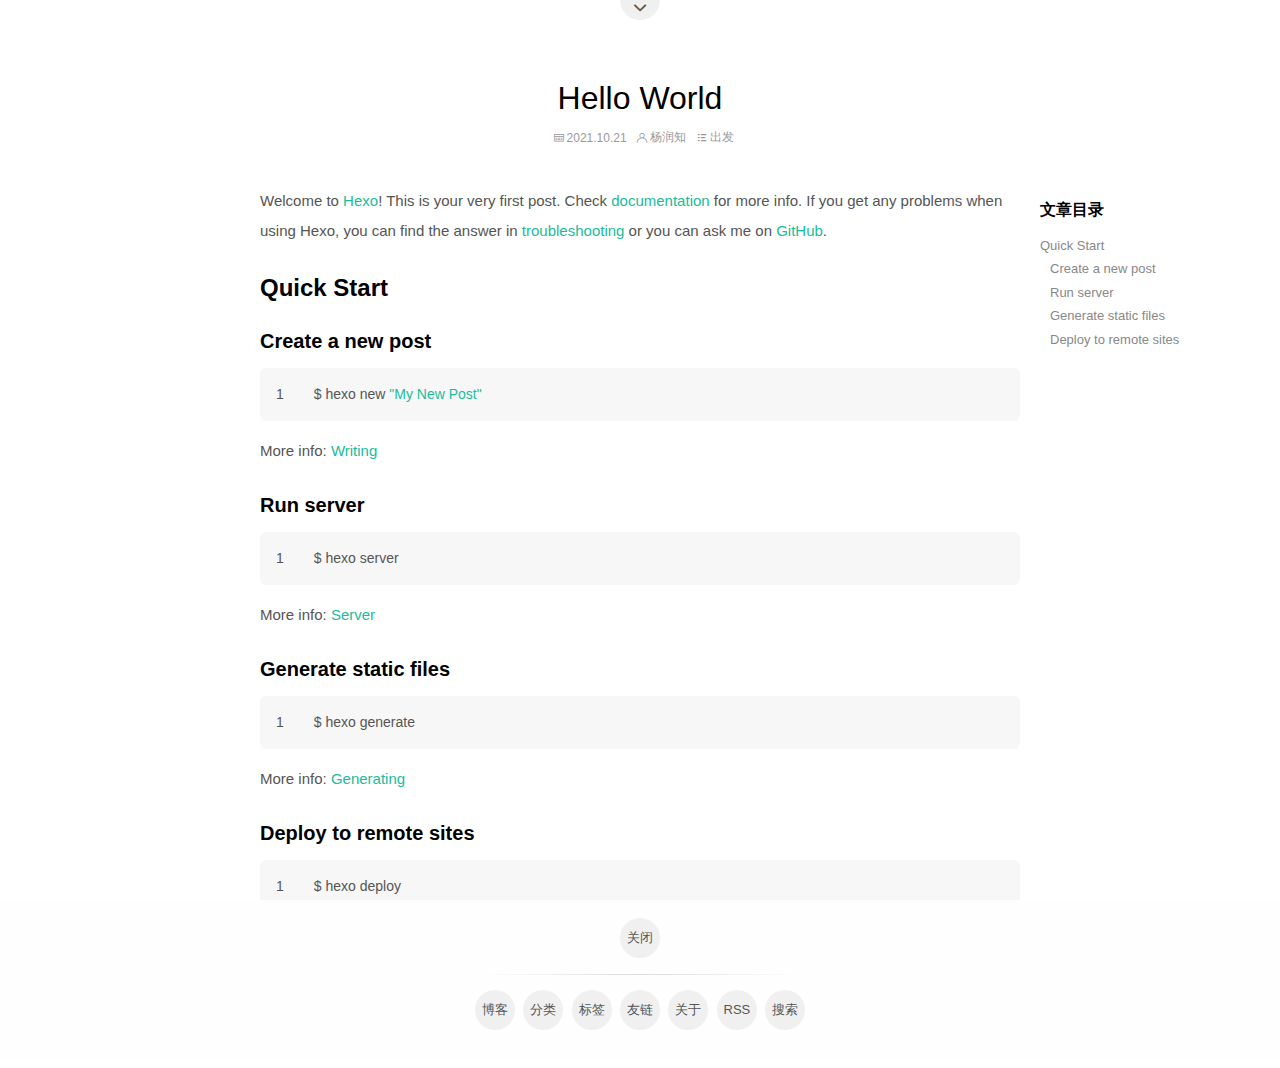
<file: 2021/10/21/hello-world/index.html>
<!DOCTYPE html>


  <html class="light page-post">


<head>
  <meta charset="utf-8">
  
  <title>Hello World | 干货分享家</title>

  <meta name="viewport" content="width=device-width, initial-scale=1, maximum-scale=1">

  
    <meta name="keywords" content="成长," />
  

  <meta name="description" content="Welcome to Hexo! This is your very first post. Check documentation for more info. If you get any problems when using Hexo, you can find the answer in troubleshooting or you can ask me on GitHub. Quick">
<meta property="og:type" content="article">
<meta property="og:title" content="Hello World">
<meta property="og:url" content="https://ghfxj.github.io/2021/10/21/hello-world/index.html">
<meta property="og:site_name" content="干货分享家">
<meta property="og:description" content="Welcome to Hexo! This is your very first post. Check documentation for more info. If you get any problems when using Hexo, you can find the answer in troubleshooting or you can ask me on GitHub. Quick">
<meta property="og:locale" content="zh_CN">
<meta property="article:published_time" content="2021-10-21T02:07:32.699Z">
<meta property="article:modified_time" content="2021-10-23T23:39:25.721Z">
<meta property="article:author" content="杨润知">
<meta property="article:tag" content="成长">
<meta name="twitter:card" content="summary">

  

  
    <link rel="icon" href="/favicon.ico">
  

  <link href="/css/styles.css?v=c114cbeddx" rel="stylesheet">


  

  

  
  <script type="text/javascript">
    var _hmt = _hmt || [];
    (function() {
      var hm = document.createElement("script");
      hm.src = "//hm.baidu.com/hm.js?8d9635cc41a17ad672dda77b27fc51d5";
      var s = document.getElementsByTagName("script")[0];
      s.parentNode.insertBefore(hm, s);
    })();
  </script>


  
  <script type="text/javascript">
	(function(){
	    var bp = document.createElement('script');
	    var curProtocol = window.location.protocol.split(':')[0];
	    if (curProtocol === 'https') {
	        bp.src = 'https://zz.bdstatic.com/linksubmit/push.js';        
	    }
	    else {
	        bp.src = 'http://push.zhanzhang.baidu.com/push.js';
	    }
	    var s = document.getElementsByTagName("script")[0];
	    s.parentNode.insertBefore(bp, s);
	})();
  </script>



  

<meta name="generator" content="Hexo 5.4.0"></head>

<body>


  
    <span id="toolbox-mobile" class="toolbox-mobile">家</span>
  

  <div class="post-header CENTER">
   
  <div class="toolbox">
    <a class="toolbox-entry" href="/">
      <span class="toolbox-entry-text">家</span>
      <i class="icon-angle-down"></i>
      <i class="icon-home"></i>
    </a>
    <ul class="list-toolbox">
      
        <li class="item-toolbox">
          <a
            class="CIRCLE"
            href="/archives/"
            rel="noopener noreferrer"
            target="_self"
            >
            博客
          </a>
        </li>
      
        <li class="item-toolbox">
          <a
            class="CIRCLE"
            href="/category/"
            rel="noopener noreferrer"
            target="_self"
            >
            分类
          </a>
        </li>
      
        <li class="item-toolbox">
          <a
            class="CIRCLE"
            href="/tag/"
            rel="noopener noreferrer"
            target="_self"
            >
            标签
          </a>
        </li>
      
        <li class="item-toolbox">
          <a
            class="CIRCLE"
            href="/link/"
            rel="noopener noreferrer"
            target="_self"
            >
            友链
          </a>
        </li>
      
        <li class="item-toolbox">
          <a
            class="CIRCLE"
            href="/about/"
            rel="noopener noreferrer"
            target="_self"
            >
            关于
          </a>
        </li>
      
        <li class="item-toolbox">
          <a
            class="CIRCLE"
            href="/atom.xml"
            rel="noopener noreferrer"
            target="_blank"
            >
            RSS
          </a>
        </li>
      
        <li class="item-toolbox">
          <a
            class="CIRCLE"
            href="/search/"
            rel="noopener noreferrer"
            target="_self"
            >
            搜索
          </a>
        </li>
      
    </ul>
  </div>


</div>


  <div id="toc" class="toc-article">
    <strong class="toc-title">文章目录</strong>
    <ol class="toc"><li class="toc-item toc-level-2"><a class="toc-link" href="#Quick-Start"><span class="toc-text">Quick Start</span></a><ol class="toc-child"><li class="toc-item toc-level-3"><a class="toc-link" href="#Create-a-new-post"><span class="toc-text">Create a new post</span></a></li><li class="toc-item toc-level-3"><a class="toc-link" href="#Run-server"><span class="toc-text">Run server</span></a></li><li class="toc-item toc-level-3"><a class="toc-link" href="#Generate-static-files"><span class="toc-text">Generate static files</span></a></li><li class="toc-item toc-level-3"><a class="toc-link" href="#Deploy-to-remote-sites"><span class="toc-text">Deploy to remote sites</span></a></li></ol></li></ol>
  </div>



<div class="content content-post CENTER">
   <article id="post-hello-world" class="article article-type-post" itemprop="blogPost">
  <header class="article-header">
    <h1 class="post-title">Hello World</h1>

    <div class="article-meta">
      <span>
        <i class="icon-calendar"></i>
        <span>2021.10.21</span>
      </span>

      
        <span class="article-author">
          <i class="icon-user"></i>
          <span>杨润知</span>
        </span>
      

      
  <span class="article-category">
    <i class="icon-list"></i>
    <a class="article-category-link" href="/categories/%E5%87%BA%E5%8F%91/">出发</a>
  </span>



      

      
      
    </div>
  </header>

  <div class="article-content">
    
      <p>Welcome to <a target="_blank" rel="noopener" href="https://hexo.io/">Hexo</a>! This is your very first post. Check <a target="_blank" rel="noopener" href="https://hexo.io/docs/">documentation</a> for more info. If you get any problems when using Hexo, you can find the answer in <a target="_blank" rel="noopener" href="https://hexo.io/docs/troubleshooting.html">troubleshooting</a> or you can ask me on <a target="_blank" rel="noopener" href="https://github.com/hexojs/hexo/issues">GitHub</a>.</p>
<h2 id="Quick-Start"><a href="#Quick-Start" class="headerlink" title="Quick Start"></a>Quick Start</h2><h3 id="Create-a-new-post"><a href="#Create-a-new-post" class="headerlink" title="Create a new post"></a>Create a new post</h3><figure class="highlight bash"><table><tr><td class="gutter"><pre><span class="line">1</span><br></pre></td><td class="code"><pre><span class="line">$ hexo new <span class="string">&quot;My New Post&quot;</span></span><br></pre></td></tr></table></figure>

<p>More info: <a target="_blank" rel="noopener" href="https://hexo.io/docs/writing.html">Writing</a></p>
<h3 id="Run-server"><a href="#Run-server" class="headerlink" title="Run server"></a>Run server</h3><figure class="highlight bash"><table><tr><td class="gutter"><pre><span class="line">1</span><br></pre></td><td class="code"><pre><span class="line">$ hexo server</span><br></pre></td></tr></table></figure>

<p>More info: <a target="_blank" rel="noopener" href="https://hexo.io/docs/server.html">Server</a></p>
<h3 id="Generate-static-files"><a href="#Generate-static-files" class="headerlink" title="Generate static files"></a>Generate static files</h3><figure class="highlight bash"><table><tr><td class="gutter"><pre><span class="line">1</span><br></pre></td><td class="code"><pre><span class="line">$ hexo generate</span><br></pre></td></tr></table></figure>

<p>More info: <a target="_blank" rel="noopener" href="https://hexo.io/docs/generating.html">Generating</a></p>
<h3 id="Deploy-to-remote-sites"><a href="#Deploy-to-remote-sites" class="headerlink" title="Deploy to remote sites"></a>Deploy to remote sites</h3><figure class="highlight bash"><table><tr><td class="gutter"><pre><span class="line">1</span><br></pre></td><td class="code"><pre><span class="line">$ hexo deploy</span><br></pre></td></tr></table></figure>

<p>More info: <a target="_blank" rel="noopener" href="https://hexo.io/docs/one-command-deployment.html">Deployment</a></p>

    
  </div>

</article>


   
  <div class="text-center donation">
    <div class="inner-donation">
      <span class="btn-donation">支持一下</span>
      <div class="donation-body">
        <div class="tip text-center"><a href="https://www.1680.vip" target="_blank">赞赏我 · 回馈你</a></div>
        <ul>
        
          <li class="item">
            
              <span>微信扫一扫</span>
            
            <img src="/images/qr-wechat.svg" alt="">
          </li>
        
          <li class="item">
            
              <span>支付宝扫一扫</span>
            
            <img src="/images/qr-alipay.svg" alt="">
          </li>
        
        </ul>
      </div>
    </div>
  </div>


   
  <div class="box-prev-next clearfix">
    <a class="hide pull-left" href="/">
        <i class="icon icon-angle-left"></i>
    </a>
    <a class="hide pull-right" href="/">
        <i class="icon icon-angle-right"></i>
    </a>
  </div>




</div>


  <a id="backTop" class="back-top">
    <i class="icon-angle-up"></i>
  </a>




  <div class="modal" id="modal">
  <span id="cover" class="cover hide"></span>
  <div id="modal-dialog" class="modal-dialog hide-dialog">
    <div class="modal-header">
      <span id="close" class="btn-close">关闭</span>
    </div>
    <hr>
    <div class="modal-body">
      <ul class="list-toolbox">
        
          <li class="item-toolbox">
            <a
              class="CIRCLE"
              href="/archives/"
              rel="noopener noreferrer"
              target="_self"
              >
              博客
            </a>
          </li>
        
          <li class="item-toolbox">
            <a
              class="CIRCLE"
              href="/category/"
              rel="noopener noreferrer"
              target="_self"
              >
              分类
            </a>
          </li>
        
          <li class="item-toolbox">
            <a
              class="CIRCLE"
              href="/tag/"
              rel="noopener noreferrer"
              target="_self"
              >
              标签
            </a>
          </li>
        
          <li class="item-toolbox">
            <a
              class="CIRCLE"
              href="/link/"
              rel="noopener noreferrer"
              target="_self"
              >
              友链
            </a>
          </li>
        
          <li class="item-toolbox">
            <a
              class="CIRCLE"
              href="/about/"
              rel="noopener noreferrer"
              target="_self"
              >
              关于
            </a>
          </li>
        
          <li class="item-toolbox">
            <a
              class="CIRCLE"
              href="/atom.xml"
              rel="noopener noreferrer"
              target="_blank"
              >
              RSS
            </a>
          </li>
        
          <li class="item-toolbox">
            <a
              class="CIRCLE"
              href="/search/"
              rel="noopener noreferrer"
              target="_self"
              >
              搜索
            </a>
          </li>
        
      </ul>

    </div>
  </div>
</div>



  
      <div class="fexo-comments comments-post">
    

    

    
    

    

    
    

    

  </div>

  

  <script type="text/javascript">
  function loadScript(url, callback) {
    var script = document.createElement('script')
    script.type = 'text/javascript';

    if (script.readyState) { //IE
      script.onreadystatechange = function() {
        if (script.readyState == 'loaded' ||
          script.readyState == 'complete') {
          script.onreadystatechange = null;
          callback();
        }
      };
    } else { //Others
      script.onload = function() {
        callback();
      };
    }

    script.src = url;
    document.getElementsByTagName('head')[0].appendChild(script);
  }

  window.onload = function() {
    loadScript('/js/bundle.js?235683', function() {
      // load success
    });
  }
</script>

</body>
</html>
</file>
<file: css/styles.css>
@-webkit-keyframes fadeInFromNone{0%{display:none;opacity:0}1%{display:block;opacity:0}100%{display:block;opacity:1}}@keyframes fadeInFromNone{0%{display:none;opacity:0}1%{display:block;opacity:0}100%{display:block;opacity:1}}@-webkit-keyframes scaleIn{0%{-webkit-transform:scale(0);transform:scale(0);opacity:0}100%{-webkit-transform:scale(0);transform:scale(0);opacity:1}}@keyframes scaleIn{0%{-webkit-transform:scale(0);transform:scale(0);opacity:0}100%{-webkit-transform:scale(0);transform:scale(0);opacity:1}}@-webkit-keyframes zoomIn{0%{-webkit-transform:scale3d(0, 0, 0);transform:scale3d(0, 0, 0);opacity:0}50%{opacity:1}}@keyframes zoomIn{0%{-webkit-transform:scale3d(0, 0, 0);transform:scale3d(0, 0, 0);opacity:0}50%{opacity:1}}@-webkit-keyframes fadeIn{from{opacity:0}to{opacity:1}}@keyframes fadeIn{from{opacity:0}to{opacity:1}}@font-face{font-family:'fontello';src:url("/fonts/fontello.eot?58336539");src:url("/fonts/fontello.eot?58336539#iefix") format("embedded-opentype"),url("/fonts/fontello.woff2?58336539") format("woff2"),url("/fonts/fontello.woff?58336539") format("woff"),url("/fonts/fontello.ttf?58336539") format("truetype"),url("/fonts/fontello.svg?58336539#fontello") format("svg");font-weight:normal;font-style:normal}[class^="icon-"]:before,[class*=" icon-"]:before{font-family:"fontello";font-style:normal;font-weight:normal;speak:none;display:inline-block;text-decoration:inherit;width:1em;margin-right:.2em;text-align:center;font-variant:normal;text-transform:none;line-height:1em;margin-left:.2em;-webkit-font-smoothing:antialiased;-moz-osx-font-smoothing:grayscale}.icon-feather:before{content:'\e800'}.icon-cc:before{content:'\e802'}.icon-long:before{content:'\e806'}.icon-angle-left:before{content:'\e807'}.icon-text:before{content:'\e808'}.icon-hu:before{content:'\e809'}.icon-weibo:before{content:'\e80a'}.icon-angle-down:before{content:'\e80b'}.icon-archive:before{content:'\e80c'}.icon-search:before{content:'\e80d'}.icon-rss-2:before{content:'\e80e'}.icon-heart:before{content:'\e80f'}.icon-zhu:before{content:'\e810'}.icon-user-1:before{content:'\e811'}.icon-calendar-1:before{content:'\e812'}.icon-ma:before{content:'\e813'}.icon-box:before{content:'\e814'}.icon-home:before{content:'\e815'}.icon-shu:before{content:'\e816'}.icon-calendar:before{content:'\e817'}.icon-yang:before{content:'\e818'}.icon-user:before{content:'\e819'}.icon-info-circled-1:before{content:'\e81a'}.icon-lsit:before{content:'\e81b'}.icon-rss:before{content:'\e81c'}.icon-info:before{content:'\e81d'}.icon-wechat:before{content:'\e81e'}.icon-comment:before{content:'\e81f'}.icon-she:before{content:'\e820'}.icon-info-with-circle:before{content:'\e821'}.icon-niu:before{content:'\e822'}.icon-mail:before{content:'\e823'}.icon-list:before{content:'\e824'}.icon-gou:before{content:'\e825'}.icon-tu:before{content:'\e826'}.icon-twitter:before{content:'\e827'}.icon-location:before{content:'\e828'}.icon-hou:before{content:'\e829'}.icon-qq:before{content:'\e82a'}.icon-tag:before{content:'\e82b'}.icon-angle-right:before{content:'\e82c'}.icon-github:before{content:'\e82d'}.icon-angle-up:before{content:'\e82e'}.icon-ji:before{content:'\e82f'}@font-face{font-family:'calligraffittiregular';src:url("/fonts/calligraffitti-regular-webfont.eot");src:url("/fonts/calligraffitti-regular-webfont.eot?#iefix") format("embedded-opentype"),url("/fonts/calligraffitti-regular-webfont.woff2") format("woff2"),url("/fonts/calligraffitti-regular-webfont.woff") format("woff"),url("/fonts/calligraffitti-regular-webfont.ttf") format("truetype"),url("/fonts/calligraffitti-regular-webfont.svg#calligraffittiregular") format("svg");font-weight:normal;font-style:normal}@font-face{font-family:"Lobster-Regular";src:url("/fonts/Lobster-Regular.eot");src:url("/fonts/Lobster-Regular.eot?#iefix") format("embedded-opentype"),url("/fonts/Lobster-Regular.woff") format("woff"),url("/fonts/Lobster-Regular.ttf") format("truetype"),url("/fonts/Lobster-Regular.svg#Lobster-Regular") format("svg");font-style:normal;font-weight:normal}@font-face{font-family:"PoiretOne-Regular";src:url("/fonts/PoiretOne-Regular.eot");src:url("/fonts/PoiretOne-Regular.eot?#iefix") format("embedded-opentype"),url("/fonts/PoiretOne-Regular.woff") format("woff"),url("/fonts/PoiretOne-Regular.ttf") format("truetype"),url("/fonts/PoiretOne-Regular.svg#PoiretOne-Regular") format("svg");font-style:normal;font-weight:normal}@font-face{font-family:"JosefinSans-Thin";src:url("/fonts/JosefinSans-Thin.eot");src:url("/fonts/JosefinSans-Thin.eot?#iefix") format("embedded-opentype"),url("/fonts/JosefinSans-Thin.woff") format("woff"),url("/fonts/JosefinSans-Thin.ttf") format("truetype"),url("/fonts/JosefinSans-Thin.svg#JosefinSans-Thin") format("svg");font-style:normal;font-weight:normal}/*! normalize.css v3.0.3 | MIT License | github.com/necolas/normalize.css */html{font-family:sans-serif;-ms-text-size-adjust:100%;-webkit-text-size-adjust:100%}body{margin:0}article,aside,details,figcaption,figure,footer,header,hgroup,main,menu,nav,section,summary{display:block}audio,canvas,progress,video{display:inline-block;vertical-align:baseline}audio:not([controls]){display:none;height:0}[hidden],template{display:none}a{background-color:transparent}a:active,a:hover{outline:0}abbr[title]{border-bottom:1px dotted}b,strong{font-weight:bold}dfn{font-style:italic}h1{font-size:2em;margin:0.67em 0}mark{background:#ff0;color:#000}small{font-size:80%}sub,sup{font-size:75%;line-height:0;position:relative;vertical-align:baseline}sup{top:-0.5em}sub{bottom:-0.25em}img{border:0}svg:not(:root){overflow:hidden}figure{margin:1em 40px}hr{box-sizing:content-box;height:0}pre{overflow:auto}code,kbd,pre,samp{font-family:monospace, monospace;font-size:1em}button,input,optgroup,select,textarea{color:inherit;font:inherit;margin:0}button{overflow:visible}button,select{text-transform:none}button,html input[type="button"],input[type="reset"],input[type="submit"]{-webkit-appearance:button;cursor:pointer}button[disabled],html input[disabled]{cursor:default}button::-moz-focus-inner,input::-moz-focus-inner{border:0;padding:0}input{line-height:normal}input[type="checkbox"],input[type="radio"]{box-sizing:border-box;padding:0}input[type="number"]::-webkit-inner-spin-button,input[type="number"]::-webkit-outer-spin-button{height:auto}input[type="search"]{-webkit-appearance:textfield;box-sizing:content-box}input[type="search"]::-webkit-search-cancel-button,input[type="search"]::-webkit-search-decoration{-webkit-appearance:none}fieldset{border:1px solid #c0c0c0;margin:0 2px;padding:0.35em 0.625em 0.75em}legend{border:0;padding:0}textarea{overflow:auto}optgroup{font-weight:bold}table{border-collapse:collapse;border-spacing:0}td,th{padding:0}body,.smooth-container{scroll-behavior:smooth}html,body{font-family:PingFangSC-Regular,'Roboto', Verdana, "Open Sans", "Helvetica Neue", "Helvetica", "Hiragino Sans GB", "Microsoft YaHei", "Source Han Sans CN", "WenQuanYi Micro Hei", Arial, sans-serif;-webkit-font-smoothing:antialiased;-webkit-tap-highlight-color:rgba(0,0,0,0);width:100%}html{overflow:hidden;overflow-y:auto}code,pre,samp{font-family:PingFangSC-Regular, 'Roboto', Verdana, "Open Sans", "Helvetica Neue", "Helvetica", "Hiragino Sans GB", "Microsoft YaHei", "Source Han Sans CN", "WenQuanYi Micro Hei", Arial, sans-serif}*{box-sizing:border-box}a{text-decoration:none}a:hover{text-decoration:none}ul{line-height:1.8em;padding:0;list-style:none}ul li{list-style:none}.text-center{text-align:center}@media screen and (max-width: 767px){html,body{overflow-x:hidden}}code{padding:3px 6px;vertical-align:middle;border-radius:4px;background-color:#f7f7f7;color:#e96900}figure.highlight{display:block;overflow-x:auto;margin:0 0 15px;padding:16px;color:#555;font-size:14px;border-radius:6px;background-color:#f7f7f7;overflow-y:hidden}.highlight pre{line-height:1.5em;overflow-y:hidden;white-space:pre-wrap;word-wrap:break-word}.highlight .gutter pre{padding-right:30px;text-align:right;border:0;background-color:transparent}.highlight .code{width:100%}.highlight figcaption{font-size:.8em;color:#999}.highlight figcaption a{float:right}.highlight table{width:100%;margin:0;border:0}.highlight table td,.highlight table th{border:0;color:#555;font-size:14px;padding:0}.highlight pre{margin:0;background-color:transparent}.highlight .comment,.highlight .meta{color:#b3b3b3}.highlight .string,.highlight .value,.highlight .variable,.highlight .template-variable,.highlight .strong,.highlight .emphasis,.highlight .quote,.highlight .inheritance,.highlight.ruby .symbol,.highlight.xml .cdata{color:#1abc9c}.highlight .keyword,.highlight .selector-tag,.highlight .type,.highlight.javascript .function{color:#e96900}.highlight .preprocessor,.highlight .built_in,.highlight .params,.highlight .constant,.highlight .symbol,.highlight .bullet,.highlight .attribute,.highlight.css .hexcolor{color:#1abc9c}.highlight .number,.highlight .literal{color:#ae81ff}.highlight .section,.highlight .header,.highlight .name,.highlight .function,.highlight.python .decorator,.highlight.python .title,.highlight.ruby .function .title,.highlight.ruby .title .keyword,.highlight.perl .sub,.highlight.javascript .title,.highlight.coffeescript .title{color:#525252}.highlight .tag,.highlight .regexp{color:#2973b7}.highlight .title,.highlight .attr,.highlight .selector-id,.highlight .selector-class,.highlight .selector-attr,.highlight .selector-pseudo,.highlight.ruby .constant,.highlight.xml .tag .title,.highlight.xml .pi,.highlight.xml .doctype,.highlight.html .doctype,.highlight.css .id,.highlight.css .pseudo,.highlight .class,.highlight.ruby .class .title{color:#2973b7}.highlight.css .code .attribute{color:#e96900}.highlight.css .class{color:#525252}.tag .attribute{color:#e96900}.highlight .addition{color:#55a532;background-color:#eaffea}.highlight .deletion{color:#bd2c00;background-color:#ffecec}.highlight .link{text-decoration:underline}.function .keyword{color:#0092db}.function .params{color:#525252}.function .title{color:#525252}.hide{display:none}.show{display:block}.content{width:500px;margin:40px auto 80px;border-left:4px solid #f9f9f9}.content.content-archive .toolbox,.content.content-about .toolbox,.content.content-search .toolbox,.content.content-project .toolbox,.content.content-link .toolbox,.content.content-category .toolbox,.content.content-tag .toolbox{margin-bottom:15px;margin-left:-20px}.disqus-comments{margin-top:40px}@media screen and (max-width: 767px){.content.content-post,.content.content-about,.content.content-search,.content.content-project,.content.content-link,.content.content-category,.content.content-tag,.content.content-archive{overflow-x:hidden;width:100%;margin-top:30px;padding-right:10px;padding-left:12px}.content.content-post{padding:0}.content.content-category .list-post,.content.content-tag .list-post{border-left:none}.content.content-category .list-post .item-title:before,.content.content-category .list-post .item-post:before,.content.content-tag .list-post .item-title:before,.content.content-tag .list-post .item-post:before{display:none}.content.content-category .list-post .item-title,.content.content-category .list-post .item-post,.content.content-tag .list-post .item-title,.content.content-tag .list-post .item-post{padding-left:0}}@media only screen and (min-device-width: 768px) and (max-device-width: 1024px){.content.content-tag,.content.content-post,.content.content-category{width:95%}}.article-content h1,.article-content h2,.article-content h3,.article-content h4,.article-content h5,.article-content h6{font-weight:bold;margin:28px 0 15px;color:#000}.article-content h1{font-size:28px}.article-content h2{font-size:24px}.article-content h3{font-size:20px}.article-content h4{font-size:16px}.article-content a{color:#1abc9c}.article-content a:hover{color:#148f77}.article-content strong{color:#000}.article-content a strong{color:#1abc9c}.article-content p{font-size:15px;line-height:2em;margin-bottom:20px;color:#555}.article-content ol,.article-content ul{font-size:15px;color:#555}.article-content img{max-width:100%;height:auto}.article-content ul li{position:relative;padding-left:14px}.article-content ul li:before{position:absolute;top:12px;left:-2px;width:4px;height:4px;margin-left:2px;content:' ';border-radius:50%;background:#bbb}.article-content p+ul{margin-top:-10px}.article-content ul+p{margin-top:25px}.article-content ol{padding-left:20px}.article-content blockquote{margin:0;padding:2px 30px;color:#555;border-left:6px solid #eee;background:#fafafa}html.bg{background-color:transparent;background-size:cover;background-position:center center;background-repeat:no-repeat}.content-home{position:absolute;top:50%;width:100%;height:100%;height:300px;margin-top:-150px;margin-bottom:100px}.content-home .avatar img{display:inline-block;width:100px;height:100px;border-radius:50%;-o-object-fit:cover;object-fit:cover;overflow:hidden}.content-home .name{font-size:26px;font-weight:bold;font-style:normal;line-height:50px;height:50px;margin:0 auto;letter-spacing: 1px}.content-home .slogan{font-size:16px;font-weight:200;margin-bottom:26px;color:#666}.content-home .nav{color:#bbb}.content-home .nav .item{display:inline-block}.content-home .nav .item a{font-size:14px;display:inline-block;text-align:center;text-decoration:none;color:#000;transition-duration:0.5s;transition-propety:background-color}.content-home .nav .item a:hover{color:#1abc9c}.content-home .nav .item:last-child span{display:none}@media (max-width: 640px){.content-home .title{font-size:3rem;font-weight:100;letter-spacing:-.05em}}hr{max-width:400px;height:1px;margin-top:-1px;border:none;background-image:linear-gradient(0deg, transparent, #d5d5d5, transparent);background-image:-webkit-linear-gradient(0deg, transparent, #d5d5d5, transparent)}html.dark hr{display:block}html.dark .content-home .name{color:#fff}html.dark .content-home .slogan{color:#fff}html.dark .content-home .nav{color:#fff}html.dark .content-home .nav .item a{color:#fff}html.dark .content-home .nav .item a:hover{color:#1abc9c}.content.content-category{margin-bottom:100px}.content.content-about .about-list{margin-left:-2px}.content.content-about .about-list .about-item{position:relative;padding:10px 0}.content.content-about .about-list .about-item .text{padding-left:20px}.content.content-about a.text-value-url{color:#1abc9c}.content.content-about a.text-value-url:hover{color:#148f77}.content.content-about .dot{position:absolute;top:50%;width:10px;height:10px;margin-top:-5px;margin-left:-5px;content:' ';border-radius:50%}.content.content-about .dot.icon{font-size:12px;line-height:20px;width:20px;height:20px;margin-top:-10px;margin-left:-10px;padding-left:2px;color:rgba(255,255,255,0.6)}.content.content-about .dot.dot-0{background:#1abc9c}.content.content-about .dot.dot-1{background:#3498db}.content.content-about .dot.dot-2{background:#9b59b6}.content.content-about .dot.dot-3{background:#e67e22}.content.content-about .dot.dot-4{background:#e74c3c}@media screen and (min-width: 768px){.content.content-about{width:500px}}@media screen and (max-width: 767px){.content.content-about .about-list{margin-left:0;border-left:4px solid #f9f9f9}.content.content-about .about-list .dot.icon{margin-left:-12px}}.content.content-search .wrap-search-box{position:relative;padding-left:20px;margin-bottom:40px}.content.content-search .wrap-search-box:before{position:absolute;top:50%;left:-2px;width:8px;height:8px;margin-top:-4px;margin-left:-4px;content:' ';border-radius:50%;background:#ddd}.content.content-search .wrap-search-box .search-box{position:relative;background:#f0f0f0;height:36px;border-radius:36px;width:400px;overflow:hidden}.content.content-search .wrap-search-box .search-box .input-search{position:relative;border:none;width:100%;height:100%;padding-left:32px;background:transparent}.content.content-search .wrap-search-box .search-box .input-search:focus{outline:none}.content.content-search .wrap-search-box .search-box .icon-search{position:absolute;top:0;left:2px;width:30px;height:36px;line-height:36px;text-align:center;border-radius:36px;color:#bbb}.content.content-search .list-search .tip{padding-left:20px;color:#999}.content.content-search .list-search .item .color-hightlight{color:red}.content.content-search .list-search .item .title{font-size:18px;font-weight:bold;transition-duration:0.5s;color:#333;vertical-align:middle;max-width:430px;transition-propety:background-color;margin:30px 0px 0px}.content.content-search .list-search .item .title:hover{color:#1abc9c}.content.content-search .list-search .item a{position:relative;display:block;padding-left:20px}.content.content-search .list-search .item a:before{position:absolute;top:50%;left:-2px;width:8px;height:8px;margin-top:-4px;margin-left:-4px;content:' ';border-radius:50%;background:#ddd}.content.content-search .list-search .item .post-content{padding-left:20px;color:#555}.content.content-search .list-search .item .post-content>*{font-size:14px !important}@media screen and (min-width: 768px){.content.content-search{width:500px}}@media screen and (max-width: 767px){.content.content-search .wrap-search-box{padding-left:0;margin-bottom:40px}.content.content-search .wrap-search-box:before{display:none}.content.content-search .wrap-search-box .search-box{width:100%}.content.content-search .list-search .tip{padding-left:0}.content.content-search .list-search .item .title{font-size:18px}.content.content-search .list-search .item a{padding-left:0}.content.content-search .list-search .item a:before{display:none}.content.content-search .list-search .item .post-content{padding-left:0}}.post-header{margin:0 auto;padding-top:20px}.post-header.LEFT{width:720px;border-left:4px solid #f0f0f0}.post-header.CENTER{width:4px;background:#f0f0f0}.post-header .toolbox{margin-top:-40px;margin-left:-18px;background:#fff;transition-duration:0.5s;transition-propety:transform}.post-header .toolbox:hover{-webkit-transform:translate(0, 30px);transform:translate(0, 30px)}.post-header .toolbox .toolbox-entry .icon-angle-down{margin-top:16px;display:inline-block;line-height:0;font-size:22px;border-radius:50%}.post-header .toolbox .toolbox-entry .toolbox-entry-text{display:none}.content.content-post{border-left:none;margin:50px auto}.content.content-post.CENTER .article-header{text-align:center}.content.content-post .article-header{margin-bottom:40px}.content.content-post .article-header .post-title{font-size:32px;font-weight:normal;margin:0 0 12px;color:#000}.content.content-post .article-header .article-meta{font-size:12px;margin-top:8px;margin-bottom:30px;color:#999}.content.content-post .article-header .article-meta a{color:#999}.content.content-post .article-header .article-meta>span>*{vertical-align:middle}.content.content-post .article-header .article-meta i{display:inline-block;margin:0 -4px 0 4px}@media screen and (min-width: 768px){.content.content-post{width:760px;margin-top:60px}}@media screen and (max-width: 767px){.post-header{display:none}.content.content-post .article-content,.content.content-post .post-title{padding-right:10px;padding-left:10px}.content.content-post .article-header .post-title{font-size:24px}.content.content-archive .archive-body{border-left:none}.content.content-archive .archive-body .item-title:before,.content.content-archive .archive-body .item-post:before{display:none}.content.content-archive .archive-body .item-year,.content.content-archive .archive-body .item-post{padding-left:0}}@media only screen and (min-device-width: 768px) and (max-device-width: 1024px){.content.content-post{width:95%}}.content.content-link .link-list .link-item{position:relative;margin-left:-23px;padding:8px 0}.content.content-link .link-list .link-item a{display:block;color:#444}.content.content-link .link-list .link-item a .avatar,.content.content-link .link-list .link-item a .wrap-info{display:inline-block;vertical-align:middle}.content.content-link .link-list .link-item a .avatar{width:44px;height:44px;border-radius:50%}.content.content-link .link-list .link-item a .avatar:hover{opacity:.8}.content.content-link .link-list .link-item a .wrap-info{line-height:1.3em}.content.content-link .link-list .link-item a .wrap-info .name{font-weight:bold}.content.content-link .link-list .link-item a .wrap-info .name:hover{color:#1abc9c}.content.content-link .link-list .link-item a .wrap-info .info{font-size:13px;color:#999;min-width:240px}.content.content-link .tip{margin:20px 0 0 -15px;color:#ddd}.content.content-link .tip i,.content.content-link .tip span{vertical-align:middle}.content.content-link .tip .icon-mail{width:24px;height:24px;text-align:center;line-height:24px;border-radius:50%;color:#fff;background:#f0f0f0;font-size:12px;display:inline-block;padding-left:1px}@media screen and (min-width: 768px){.content.content-link{width:500px}.content.content-link hr{display:none;height:0}}@media screen and (max-width: 767px){.content.content-link{width:100%}.content.content-link .link-list .link-item{position:relative;margin-left:0;padding:8px 0 8px 10px}}.content.content-project .project-list{margin-left:-2px}.content.content-project .project-list .project-item{position:relative;padding:10px 0}.content.content-project .project-list .project-item .text{padding-left:20px}.content.content-project .project-list .img-article-wrapper{display:grid;grid-gap:10px;grid-template-areas:"media" "detail"}.content.content-project .project-list .img-article-wrapper .project-media{grid-area:media}.content.content-project .project-list .img-article-wrapper .project-detail{grid-area:detail}@media (min-width: 500px){.content.content-project .project-list .img-article-wrapper{grid-template-columns:2fr 1fr;grid-template-areas:"media  detail"}}.content.content-project img.project-img{display:block;width:100%}.content.content-project a.project-url{color:#1abc9c}.content.content-project a.project-url:hover{color:#148f77}.content.content-project .intro{color:#666}.content.content-project .dot{position:absolute;top:50%;width:10px;height:10px;margin-top:-5px;margin-left:-5px;content:' ';border-radius:50%}.content.content-project .dot.icon{font-size:12px;line-height:20px;width:20px;height:20px;margin-top:-10px;margin-left:-10px;padding-left:2px;color:rgba(255,255,255,0.6)}.content.content-project .dot.dot-0{background:#1abc9c}.content.content-project .dot.dot-1{background:#3498db}.content.content-project .dot.dot-2{background:#9b59b6}.content.content-project .dot.dot-3{background:#e67e22}.content.content-project .dot.dot-4{background:#e74c3c}@media screen and (min-width: 768px){.content.content-project{width:500px}}@media screen and (max-width: 767px){.content.content-project .project-list{margin-left:0}}table{width:100%;max-width:100%;border:1px solid #dfdfdf;margin-bottom:30px}table>thead>tr>th,table>thead>tr>td{border-bottom-width:2px}table td,table th{line-height:1.5;padding:8px;text-align:left;vertical-align:top;color:#555;border:1px solid #dfdfdf;font-size:15px}.page-header{position:relative;margin-bottom:30px;background:#fff}.page-header .breadcrumb{width:100px;font-size:16px;margin-bottom:10px;margin-left:-52px;color:#d0d0d0;text-align:center}.page-header .breadcrumb .location{margin-left:0;font-size:13px}.page-header .breadcrumb i{font-size:26px;color:#dfdfdf}.page-header .box-blog-info{display:block}.page-header .box-blog-info .avatar,.page-header .box-blog-info .info{display:inline-block;vertical-align:middle}.page-header .box-blog-info img{width:60px;height:60px;vertical-align:middle;border-radius:50%;-o-object-fit:cover;object-fit:cover;overflow:hidden}.page-header .box-blog-info .info .name{font-size:24px;font-weight:bold;margin:0;color:#000}.page-header .box-blog-info .info .slogan{display:inline-block;color:#999}@media screen and (min-width: 768px){.page-header{margin-bottom:30px}.page-header .home-entry{display:inline-block}.page-header .box-blog-info{display:block;margin-left:-30px}}@media screen and (max-width: 767px){.page-header{margin-bottom:30px;text-align:center}.page-header .breadcrumb{display:none}.page-header .home-entry{display:none}.page-header .box-blog-info .avatar{display:block}.page-header .box-blog-info .avatar img{width:60px;height:60px;vertical-align:middle;border-radius:50%}.page-header .box-blog-info .info{display:inline-block}.page-header .box-blog-info .info .name{display:inline-block;margin-top:10px;margin-bottom:8px}.page-header .box-blog-info .info .slogan{display:block}}.pagination .page-nav .page-number{font-family:'calligraffittiregular';font-size:15px;font-weight:bolder;line-height:33px;display:inline-block;width:28px;height:28px;margin:auto 6px;text-align:center;color:#444;border-radius:50%}.pagination .page-nav .page-number:hover,.pagination .page-nav .page-number.current{color:#444;background:#f0f0f0}.pagination .page-nav .space{letter-spacing:2px}.pagination .page-nav .extend{font-size:20px;line-height:25px;display:inline-block;width:28px;height:28px;text-align:center;color:#444;border-radius:50%;transition-duration:.5s;transition-propety:background-color}.pagination .page-nav .extend:hover{color:#444;background:#f0f0f0}.list-post{line-height:2.8em}.item-title{position:relative;margin-top:40px;padding-left:20px}.item-title:before{position:absolute;top:50%;left:-2px;width:10px;height:10px;margin-top:-9px;margin-left:-5px;content:' ';border-radius:50%}.item-title.item-title-0:before{background:#1abc9c}.item-title.item-title-1:before{background:#3498db}.item-title.item-title-2:before{background:#9b59b6}.item-title.item-title-3:before{background:#e67e22}.item-title.item-title-4:before{background:#e74c3c}.item-post{position:relative;padding-left:20px}.item-post:before{position:absolute;top:50%;left:-2px;width:8px;height:8px;margin-top:-4px;margin-left:-4px;content:' ';border-radius:50%;background:#ddd}.item-post .post-date{font-size:12px;display:inline-block;color:#888}.item-post .post-title{font-size:16px;font-weight:normal;position:relative;display:inline-block;transition-duration:.5s;color:#333;vertical-align:middle;text-overflow:ellipsis;max-width:430px;white-space:nowrap;overflow:hidden;transition-propety:background-color}.item-post .post-title:hover{color:#1abc9c}@media screen and (min-width: 400px) and (max-width: 500px){.item-post .post-title{max-width:330px}}@media screen and (min-width: 320px) and (max-width: 399px){.item-post .post-title{max-width:250px}}@media screen and (max-width: 319px){.item-post .post-title{max-width:200px}}.item-year{position:relative;margin-top:40px;padding-left:20px}.item-year a.text-year{font-family:'calligraffittiregular';font-size:20px;font-weight:bold;font-weight:bold;color:#222}.item-category-name{position:relative;margin-top:40px;padding-left:20px}.item-category-name .category-count{font-family:'calligraffittiregular';font-size:16px;font-weight:bold}.toolbox{position:relative;width:60px;height:40px;border-radius:20px;background:transparent}.toolbox:hover{width:200px}.toolbox:hover .toolbox-entry .icon-angle-down{display:none}.toolbox:hover .toolbox-entry .toolbox-entry-text{display:inline-block}.toolbox:hover .list-toolbox{display:block}.toolbox:hover .list-toolbox li a{-webkit-animation-duration:.8s;animation-duration:.8s;-webkit-animation-fill-mode:both;animation-fill-mode:both}.toolbox:hover .list-toolbox li:nth-child(1) a{-webkit-animation-name:fadeIn;animation-name:fadeIn}.toolbox:hover .list-toolbox li:nth-child(2) a{-webkit-animation-name:fadeIn;animation-name:fadeIn;-webkit-animation-delay:.1s;animation-delay:.1s}.toolbox:hover .list-toolbox li:nth-child(3) a{-webkit-animation-name:fadeIn;animation-name:fadeIn;-webkit-animation-delay:.2s;animation-delay:.2s}.toolbox:hover .list-toolbox li:nth-child(4) a{-webkit-animation-name:fadeIn;animation-name:fadeIn;-webkit-animation-delay:.3s;animation-delay:.3s}.toolbox:hover .list-toolbox li:nth-child(5) a{-webkit-animation-name:fadeIn;animation-name:fadeIn;-webkit-animation-delay:.4s;animation-delay:.4s}.toolbox:hover .list-toolbox li:nth-child(6) a{-webkit-animation-name:fadeIn;animation-name:fadeIn;-webkit-animation-delay:.5s;animation-delay:.5s}.toolbox:hover .list-toolbox li:nth-child(7) a{-webkit-animation-name:fadeIn;animation-name:fadeIn;-webkit-animation-delay:.6s;animation-delay:.6s}.toolbox:hover .list-toolbox li:nth-child(8) a{-webkit-animation-name:fadeIn;animation-name:fadeIn;-webkit-animation-delay:.7s;animation-delay:.7s}.toolbox .toolbox-entry{position:relative;font-size:13px;line-height:40px;display:block;width:40px;height:40px;margin-bottom:20px;transition-duration:.5s;text-align:center;color:#555;border-radius:50%;background:#f0f0f0;transition-propety:background-color}.toolbox .toolbox-entry .icon-angle-down{display:none}.toolbox .toolbox-entry .toolbox-entry-text{display:inline-block}.toolbox .toolbox-entry .icon-home{display:none;font-size:22px;color:#999}.toolbox .toolbox-entry:hover{cursor:pointer;background:#dfdfdf}.toolbox .toolbox-entry:hover .icon-angle-down,.toolbox .toolbox-entry:hover .toolbox-entry-text{display:none}.toolbox .toolbox-entry:hover .icon-home{display:inline-block}.toolbox .list-toolbox{position:absolute;top:-17px;left:46px;display:none;width:500px}.toolbox .list-toolbox .item-toolbox{display:inline-block}.toolbox .list-toolbox .item-toolbox a{font-size:13px;line-height:40px;display:inline-block;height:40px;margin-bottom:20px;transition-duration:.5s;text-align:center;color:#555;border-radius:20px;background:#f0f0f0;transition-propety:background-color}.toolbox .list-toolbox .item-toolbox a.CIRCLE{width:40px}.toolbox .list-toolbox .item-toolbox a.ROUND_RECT{padding:0 20px}.toolbox .list-toolbox .item-toolbox a:hover{background:#dfdfdf}@media screen and (max-width: 767px){.toolbox{display:none}}.toolbox-mobile{font-size:13px;line-height:40px;display:block;width:40px;height:40px;transition-duration:.5s;text-align:center;color:#555;border-radius:50%;background:#f0f0f0;position:fixed;left:12px;bottom:12px;z-index:10}@media screen and (min-width: 768px){.toolbox-mobile{display:none}}.tag-box{position:relative;margin-bottom:-20px;margin-left:-20px}.tag-box .tag-title{font-size:13px;line-height:40px;position:absolute;top:50%;width:40px;height:40px;margin-top:-20px;text-align:center;color:#555;border-radius:50%;background:#f0f0f0}.tag-box .tag-list{margin-left:50px}.tag-box .tag-list .tag-item{font-size:12px;line-height:30px;display:inline-block;height:30px;margin:5px 3px;padding:0 12px;color:#999;border-radius:15px;background:#f6f6f6}.tag-box .tag-list .tag-item:hover{color:#333;background:#f0f0f0}.tag-box .tag-list .tag-item .tag-size{font-family:'calligraffittiregular';font-weight:bold}@media screen and (max-width: 767px){.tag-box{margin-left:0}}.category-box{position:relative;margin-bottom:-20px;margin-left:-20px}.category-box .category-title{font-size:13px;line-height:40px;position:absolute;top:50%;width:40px;height:40px;margin-top:-20px;text-align:center;color:#555;border-radius:50%;background:#f0f0f0}.category-box .category-list{margin-left:50px}.category-box .category-list .category-item{font-size:12px;line-height:30px;display:inline-block;height:30px;margin:5px 3px;padding:0 12px;color:#999;border-radius:15px;background:#f6f6f6}.category-box .category-list .category-item:hover{color:#333;background:#f0f0f0}.category-box .category-list .category-item .category-size{font-family:'calligraffittiregular';font-weight:bold}@media screen and (max-width: 767px){.category-box{margin-left:0}}.toc-article{position:absolute;left:50%;margin-left:400px;top:200px;font-size:13px}.toc-article.fixed{position:fixed;top:20px}.toc-article ol{line-height:1.8em;padding-left:10px;list-style:none}.toc-article>li{margin:4px 0}.toc-article .toc-title{font-size:16px}.toc-article .toc{padding-left:0}.toc-article a.toc-link.active{color:#111;font-weight:bold}.toc-article a{color:#888}.toc-article a:hover{color:#6f6f6f}@media screen and (max-width: 1023px){.toc-article{display:none}}@media only screen and (min-device-width: 768px) and (max-device-width: 1024px){.toc-article{display:none}}a.back-top{position:fixed;bottom:40px;right:30px;background:#f0f0f0;height:40px;width:40px;border-radius:50%;line-height:34px;text-align:center;transition-duration:.5s;transition-propety:background-color;display:none}a.back-top.show{display:block}a.back-top i{color:#999;font-size:26px}a.back-top:hover{cursor:pointer;background:#dfdfdf}a.back-top:hover i{color:#666}@media screen and (max-width: 768px){a.back-top{display:none !important}}@media only screen and (min-device-width: 768px) and (max-device-width: 1024px){a.back-top{display:none !important}}.hint{position:relative;display:inline-block}.hint:before,.hint:after{position:absolute;z-index:1000000;transition:.5s ease;pointer-events:none;opacity:0}.hint:hover:before,.hint:hover:after{opacity:1}.hint:before{position:absolute;position:absolute;content:'';border:6px solid transparent;background:transparent}.hint:after{font-size:12px;line-height:32px;height:32px;padding:0 10px;content:'点击回首页';white-space:nowrap;color:#555;border-radius:4px;background:#f0f0f0}.hint--top:after{bottom:100%;left:50%;margin:0 0 -6px -10px}.hint--top:hover:before{margin-bottom:-10px}.hint--top:hover:after{margin-bottom:2px}.hint--bottom:before{top:100%;left:50%;margin:-14px 0 0 0;border-bottom-color:rgba(0,0,0,0.8)}.hint--bottom:after{top:100%;left:50%;margin:-2px 0 0 -10px}.hint--bottom:hover:before{margin-top:-6px}.hint--bottom:hover:after{margin-top:6px}.hint--right:before{bottom:50%;left:100%;margin:0 0 -4px -8px;border-right-color:rgba(0,0,0,0.8)}.hint--right:after{bottom:50%;left:100%;margin:0 0 -13px 4px}.hint--right:hover:before{margin:0 0 -4px -0}.hint--right:hover:after{margin:0 0 -13px 12px}.hint--left:before{right:100%;bottom:50%;margin:0 -8px -3px 0;border-left-color:#f0f0f0}.hint--left:after{right:100%;bottom:50%;margin:0 4px -13px 0}.hint--left:hover:before{margin:0 0 -3px 0}.hint--left:hover:after{margin:0 12px -13px 0}@media screen and (min-width: 768px){.fexo-comments{margin:0 auto 60px}.fexo-comments.comments-post{width:760px}.fexo-comments.comments-about{width:500px}.fexo-comments.comments-link{width:500px}}@media screen and (max-width: 767px){.fexo-comments{padding:10px}}.modal .cover{position:fixed;z-index:10;top:0;right:0;bottom:0;left:0;background:rgba(0,0,0,0.6)}.modal hr{max-width:320px;height:1px;margin-top:-1px;margin-bottom:0;border:none;background-image:linear-gradient(0deg, transparent, #dcdcdc, transparent);background-image:-webkit-linear-gradient(0deg, transparent, #dcdcdc, transparent)}.modal-dialog{position:fixed;z-index:11;bottom:0;width:100%;height:160px;transition:.3s ease-out;background:#fefefe}.modal-dialog.show-dialog{-webkit-transform:translate3d(0, 0, 0);transform:translate3d(0, 0, 0)}.modal-dialog.hide-dialog{-webkit-transform:translate3d(0, 100%, 0);transform:translate3d(0, 100%, 0)}.modal-body{height:70px;display:table;text-align:center;width:100%}.modal-body .list-toolbox{text-align:center;display:table-cell;vertical-align:middle}.modal-body .list-toolbox .item-toolbox{display:inline-block}.modal-body .list-toolbox .item-toolbox a{font-size:13px;line-height:40px;display:inline-block;height:40px;margin:5px 2px;transition-duration:.5s;text-align:center;color:#555;border-radius:20px;background:#f0f0f0;transition-propety:background-color}.modal-body .list-toolbox .item-toolbox a.CIRCLE{width:40px}.modal-body .list-toolbox .item-toolbox a.ROUND_RECT{padding:0 20px}.modal-body .list-toolbox .item-toolbox a:hover{background:#dfdfdf}.modal-header{font-size:13px;text-align:center;height:75px}.modal-header .btn-close{position:relative;top:50%;-webkit-transform:translateY(-50%);transform:translateY(-50%);font-size:13px;line-height:40px;display:inline-block;width:40px;height:40px;transition-duration:.5s;text-align:center;text-decoration:none;color:#555;border-radius:20px;background:#f0f0f0}.modal-header .btn-close:hover{color:#919191}.btn-close:hover,.toolbox-mobile:hover{cursor:pointer}.donation{margin-top:40px}.donation .inner-donation{position:relative;width:160px;margin:auto}.donation .inner-donation:hover .donation-body{display:inline-block}.donation .btn-donation{display:inline-block;border:1px solid #dfdfdf;height:40px;width:140px;line-height:40px;border-radius:40px;padding:0;color:#aaa}.donation .btn-donation:hover{border:1px solid #ddd;color:#999;cursor:pointer}.donation .donation-body{display:none;position:absolute;box-shadow:0 4px 12px rgba(0,0,0,0.15);border-radius:4px;background:#fff;width:460px;height:292px;margin-top:-277px;margin-left:-300px}.donation .donation-body:before{content:"";display:block;position:absolute;width:0;height:0;border-color:transparent;border-width:6px;border-style:solid;box-sizing:border-box;border-top-color:#fff;top:100%;left:223px}.donation .donation-body .tip{height:40px;line-height:40px;color:#999;border-bottom:1px solid #f3f3f3}.donation .donation-body ul{display:inline-block}.donation .donation-body ul .item{width:220px;height:220px;display:inline-block}.donation .donation-body ul .item img{width:150px;height:150px}.box-prev-next{margin-top:-40px;margin-bottom:70px}.box-prev-next a,.box-prev-next .icon{display:inline-block}.box-prev-next a{text-align:center;line-height:36px;width:36px;height:36px;border-radius:50%;border:1px solid #dfdfdf}.box-prev-next a.pull-left{float:left}.box-prev-next a.pull-left .icon:before{margin-right:0.28em !important}.box-prev-next a.pull-right{float:right}.box-prev-next a.pull-right .icon:before{margin-left:0.28em !important}.box-prev-next a.hide{display:none !important}.box-prev-next a.show{display:block !important}.box-prev-next .icon{color:#ccc;font-size:24px;height:34px;line-height:34px}.box-prev-next .icon:hover{color:#bfbfbf}

/*# sourceMappingURL=styles.css.map */
</file>
